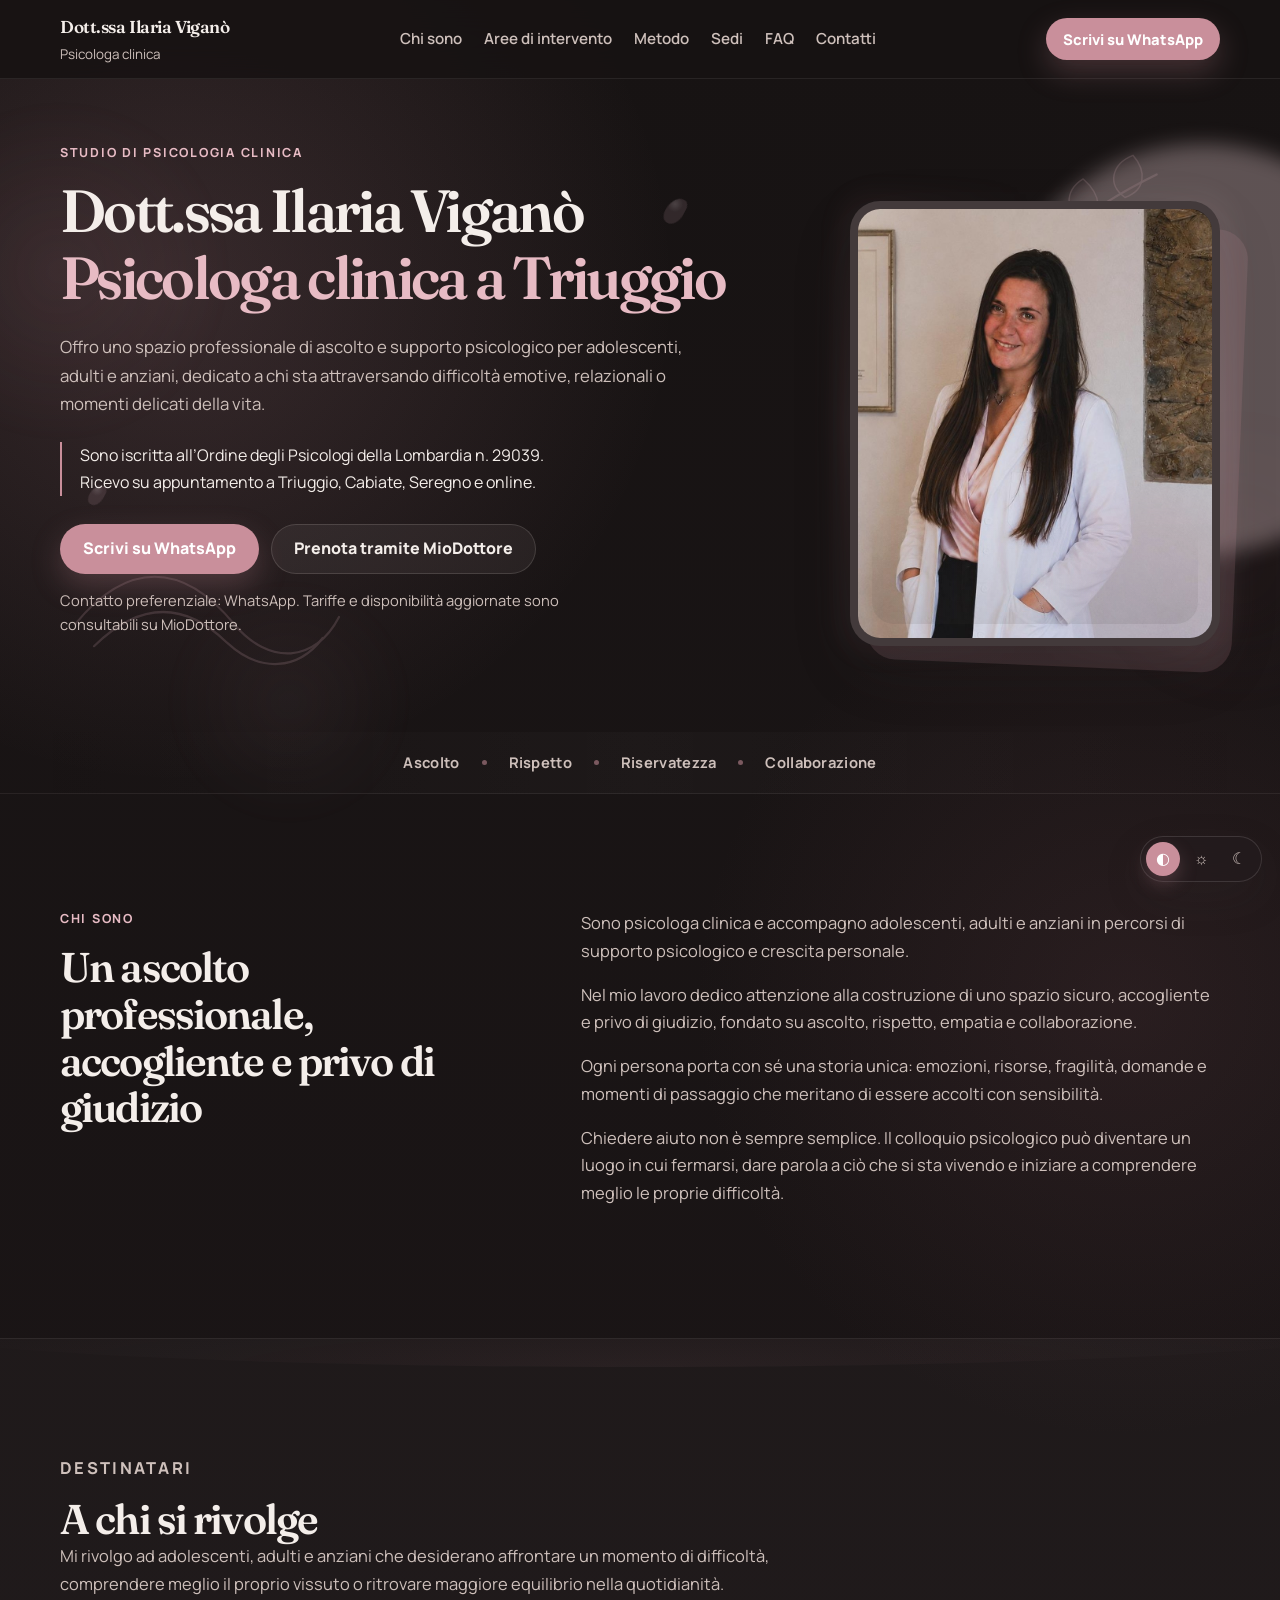
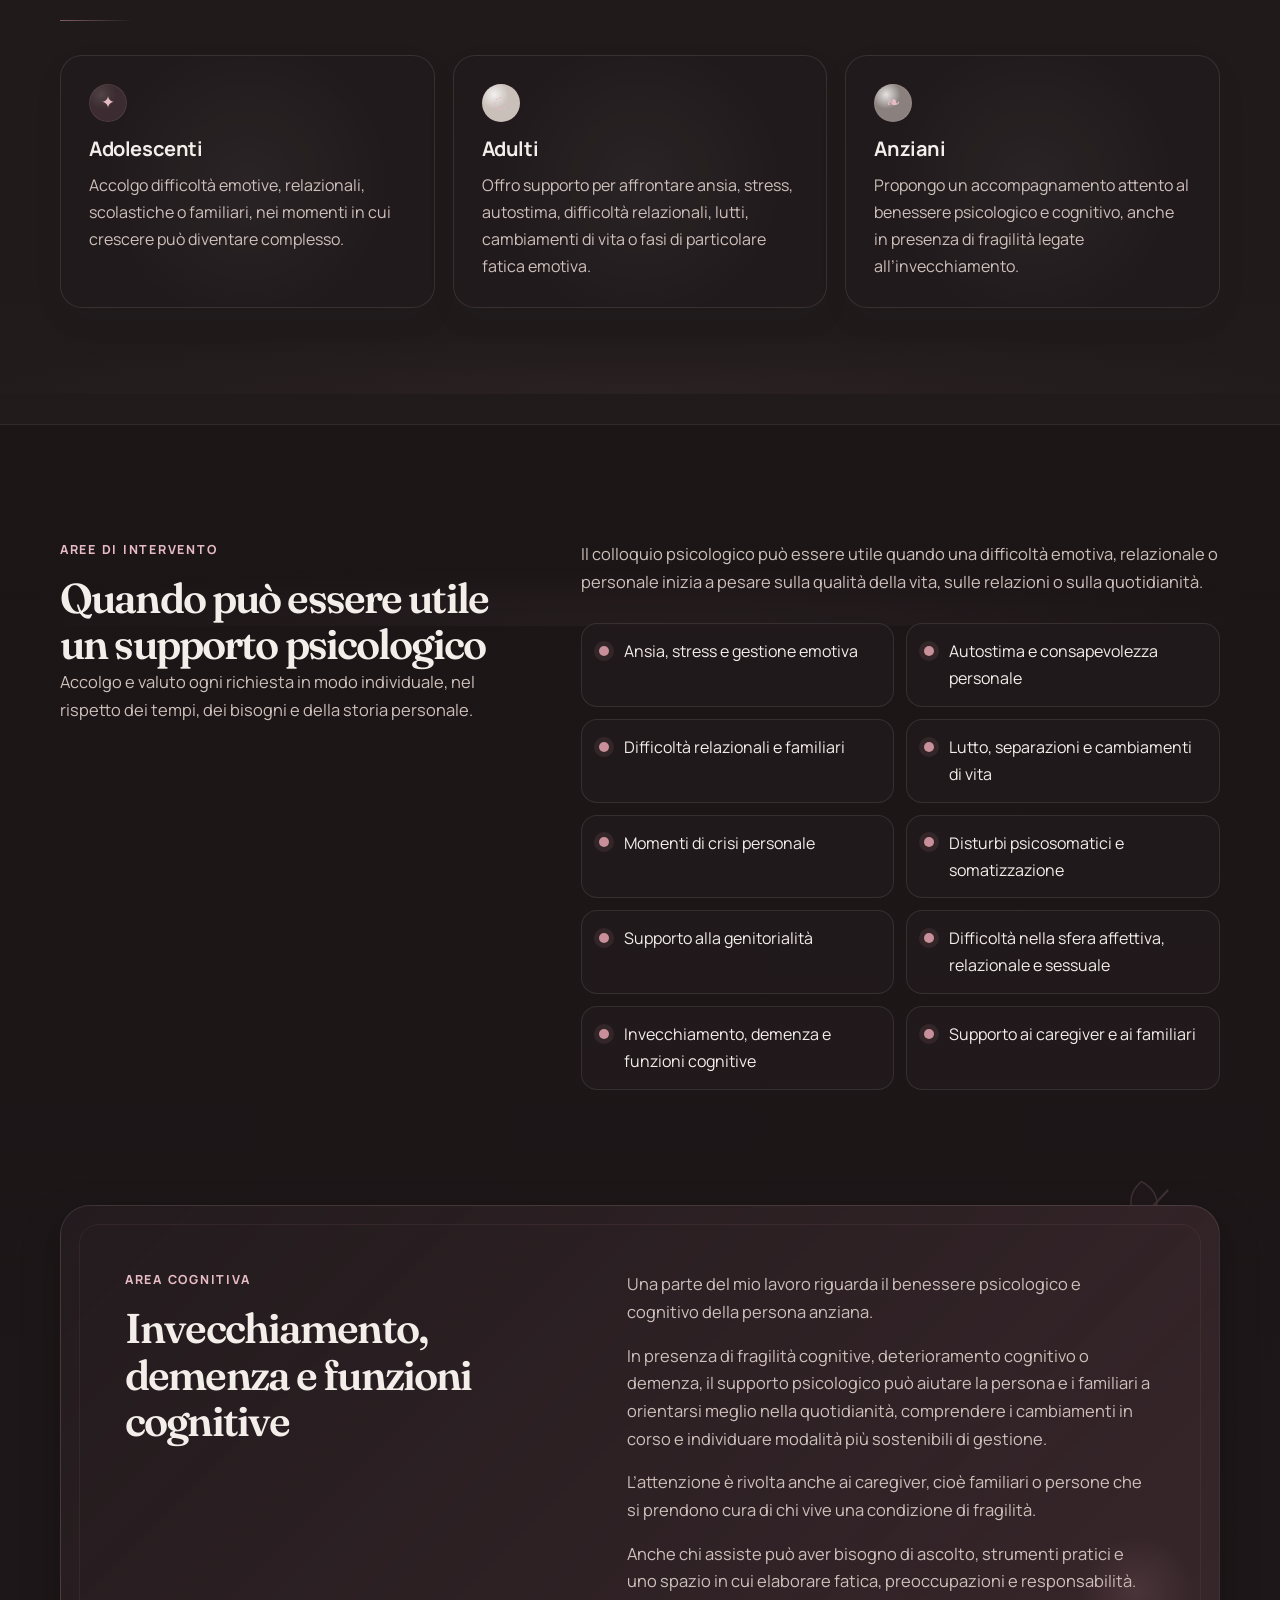
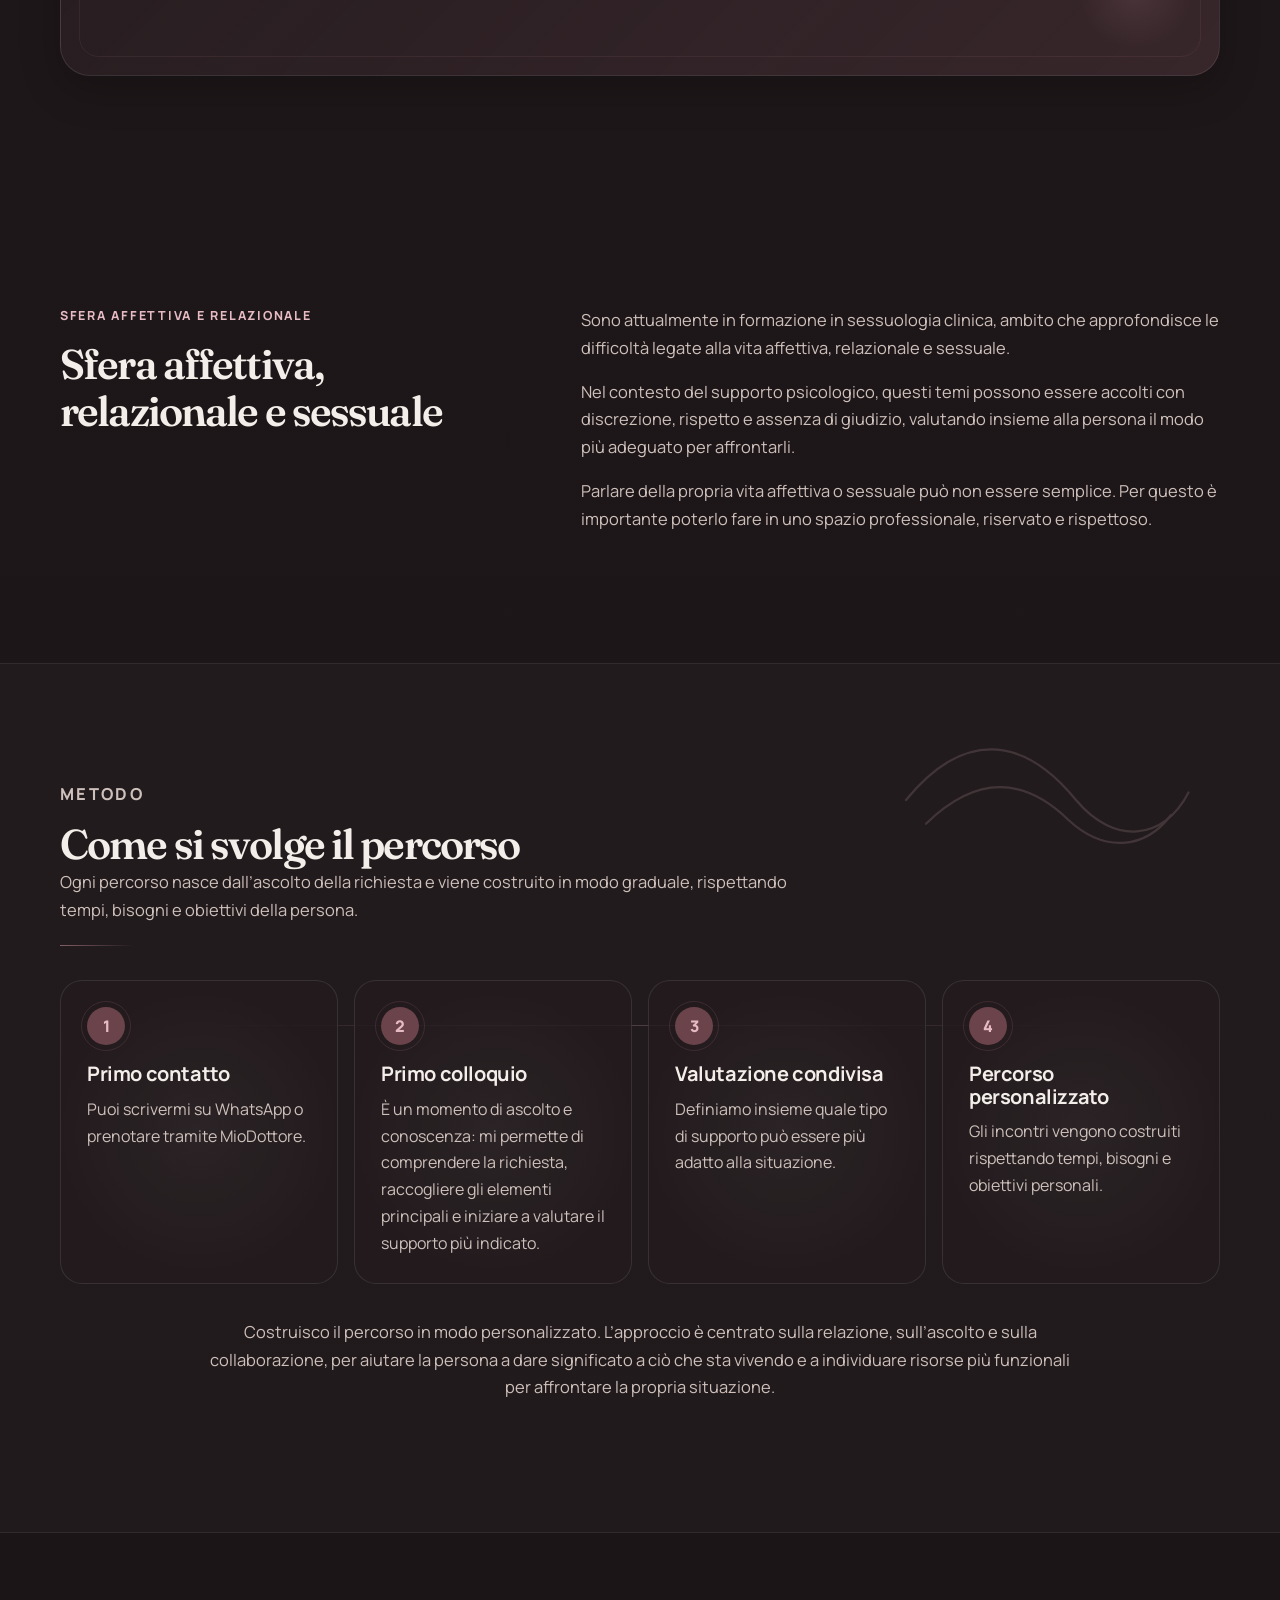
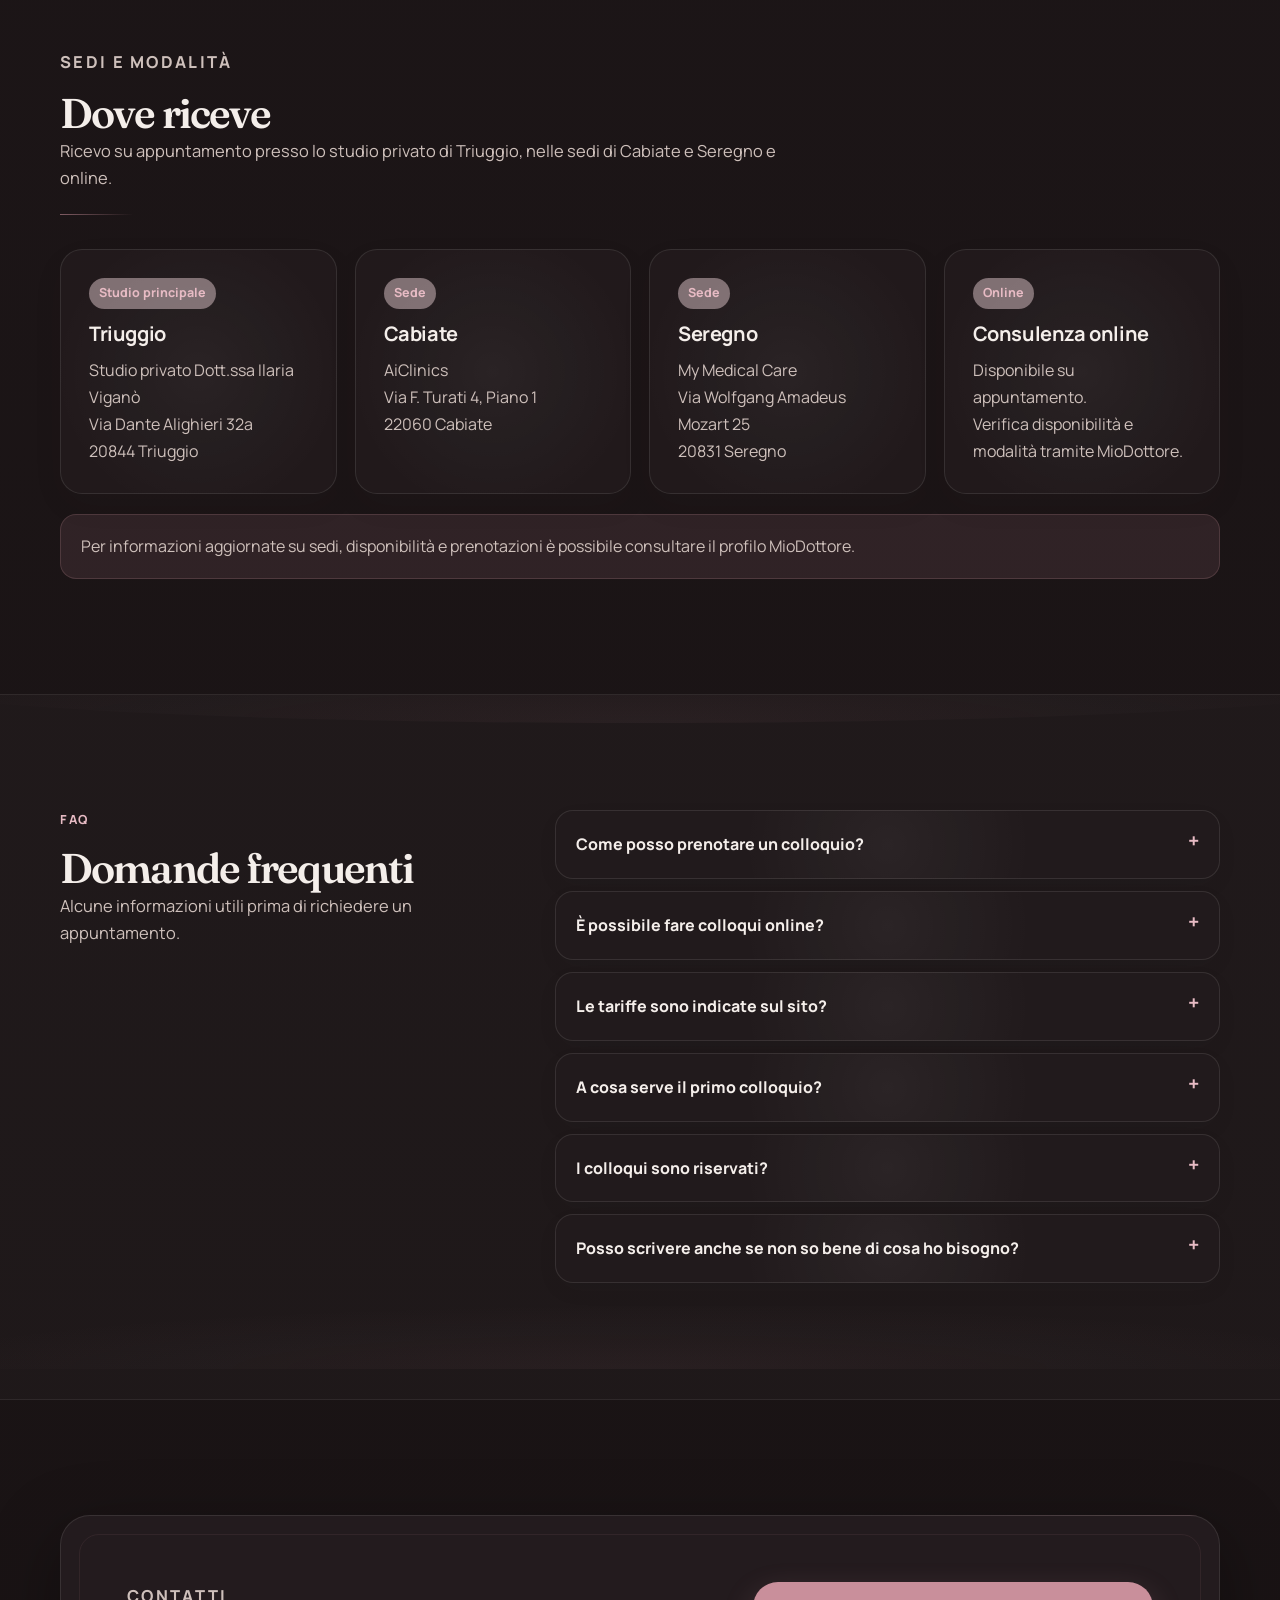
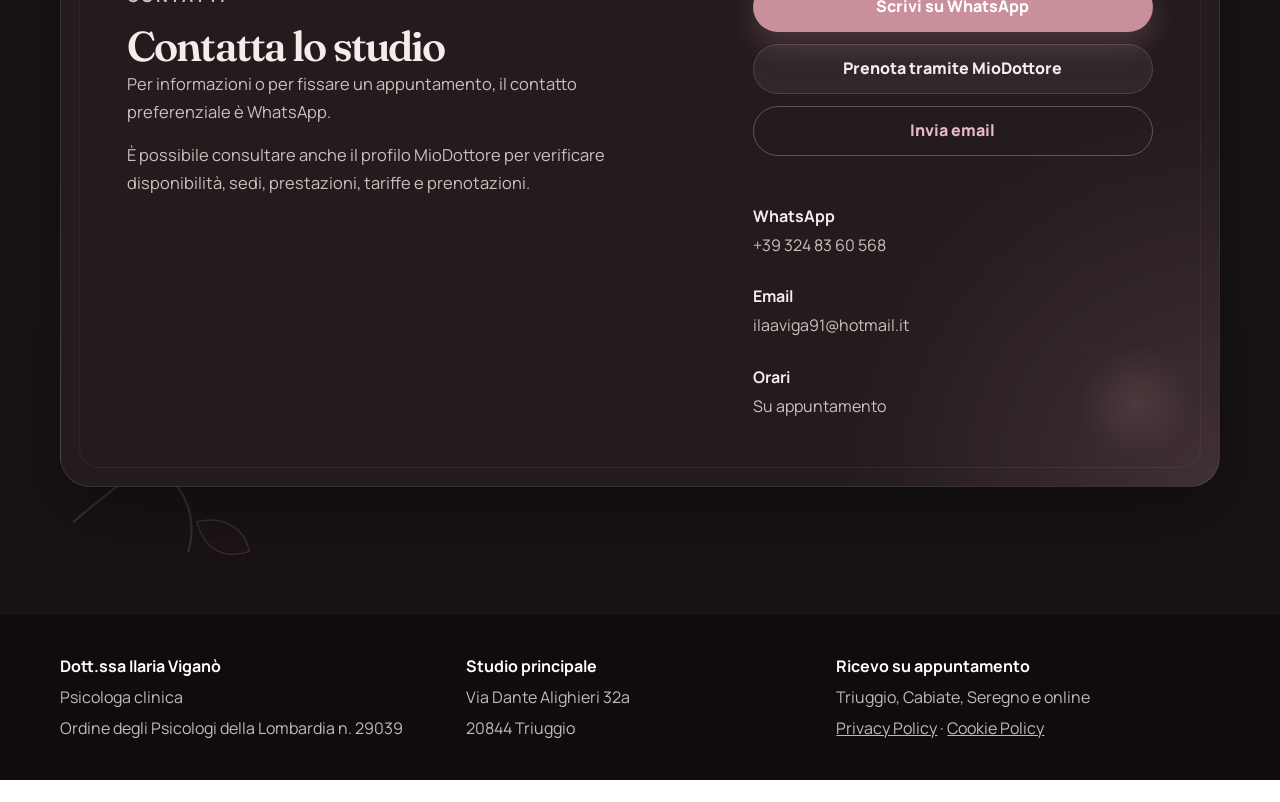
<file: index.html>
<!doctype html>
<html lang="it">
<head>
  <meta charset="utf-8">
  <meta name="viewport" content="width=device-width, initial-scale=1">
  <title>Dott.ssa Ilaria Viganò | Psicologa clinica a Triuggio</title>
  <meta name="description" content="Dott.ssa Ilaria Viganò, psicologa clinica a Triuggio. Supporto psicologico per adolescenti, adulti e anziani. Riceve a Triuggio, Cabiate, Seregno e online.">
  <meta name="robots" content="index, follow">
  <meta name="theme-color" content="#B9828B">

  <!-- Open Graph -->
  <meta property="og:title" content="Dott.ssa Ilaria Viganò | Psicologa clinica a Triuggio">
  <meta property="og:description" content="Supporto psicologico per adolescenti, adulti e anziani. Riceve a Triuggio, Cabiate, Seregno e online.">
  <meta property="og:type" content="website">
  <meta property="og:image" content="assets/dottssa-ilaria-vigano-profilo.jpg">
  <meta property="og:locale" content="it_IT">

  <link rel="preconnect" href="https://fonts.googleapis.com">
  <link rel="preconnect" href="https://fonts.gstatic.com" crossorigin>
  <link href="https://fonts.googleapis.com/css2?family=Fraunces:opsz,wght@9..144,500;9..144,600;9..144,700&family=Manrope:wght@400;500;600;700;800&display=swap" rel="stylesheet">
  <link rel="stylesheet" href="styles.css">
</head>

<body>
  <div class="scroll-progress" aria-hidden="true"></div>
  <div class="ambient-breath" aria-hidden="true">
    <span class="breath-orb breath-orb-one"></span>
    <span class="breath-orb breath-orb-two"></span>
    <span class="breath-orb breath-orb-three"></span>
  </div>
  <a class="skip-link" href="#main">Salta al contenuto principale</a>

  <header class="site-header" data-header>
    <div class="container header-inner">
      <a class="brand" href="#home" aria-label="Torna all'inizio">
        <span class="brand-name">Dott.ssa Ilaria Viganò</span>
        <span class="brand-role">Psicologa clinica</span>
      </a>

      <button class="nav-toggle" type="button" aria-label="Apri il menu" aria-expanded="false" aria-controls="site-nav">
        <span></span>
        <span></span>
      </button>

      <nav class="site-nav" id="site-nav" aria-label="Navigazione principale">
        <a href="#chi-sono">Chi sono</a>
        <a href="#aree">Aree di intervento</a>
        <a href="#metodo">Metodo</a>
        <a href="#sedi">Sedi</a>
        <a href="#faq">FAQ</a>
        <a href="#contatti">Contatti</a>
      </nav>

      <a class="btn btn-small btn-primary header-cta" href="https://wa.me/393248360568" target="_blank" rel="noopener">
        Scrivi su WhatsApp
      </a>
    </div>
  </header>
  <div class="theme-switcher" role="group" aria-label="Selezione tema del sito">
    <button type="button" class="theme-button" data-theme-choice="auto" aria-label="Tema automatico in base all’ora del dispositivo" title="Automatico">◐</button>
    <button type="button" class="theme-button" data-theme-choice="light" aria-label="Tema chiaro" title="Chiaro">☼</button>
    <button type="button" class="theme-button" data-theme-choice="dark" aria-label="Tema scuro" title="Scuro">☾</button>
  </div>


  <main id="main">
    <!-- Hero -->
    <section class="hero section" id="home" aria-labelledby="hero-title">
      <span class="botanical-line botanical-hero botanical-parallax" aria-hidden="true"><svg viewBox="0 0 220 220" focusable="false" aria-hidden="true">
      <path d="M38 182 C72 126, 101 86, 172 38" />
      <path d="M78 132 C56 126, 48 105, 61 90 C82 100, 88 118, 78 132 Z" />
      <path d="M111 96 C90 88, 86 66, 103 52 C123 65, 127 84, 111 96 Z" />
      <path d="M145 64 C126 54, 128 34, 147 23 C163 37, 163 55, 145 64 Z" />
      <path d="M91 116 C119 125, 137 147, 138 176" />
      <path d="M137 150 C156 138, 177 142, 187 160 C169 174, 150 170, 137 150 Z" />
    </svg></span>
      <span class="hero-petals" aria-hidden="true">
        <span></span>
        <span></span>
        <span></span>
      </span>
      <span class="zen-line zen-hero" aria-hidden="true"><svg viewBox="0 0 260 120" focusable="false" aria-hidden="true">
      <path d="M18 72 C62 18, 110 18, 154 72 C184 108, 224 105, 244 66" />
      <path d="M34 91 C74 52, 112 53, 148 88 C176 114, 209 112, 230 84" />
    </svg></span>
      <div class="container hero-grid">
        <div class="hero-content">
          <p class="eyebrow">Studio di psicologia clinica</p>
          <h1 id="hero-title">Dott.ssa Ilaria Viganò<br><span>Psicologa clinica a Triuggio</span></h1>
          <p class="hero-text">
            Offro uno spazio professionale di ascolto e supporto psicologico per adolescenti, adulti e anziani,
            dedicato a chi sta attraversando difficoltà emotive, relazionali o momenti delicati della vita.
          </p>

          <p class="professional-note">
            Sono iscritta all’Ordine degli Psicologi della Lombardia n. 29039.<br>
            Ricevo su appuntamento a Triuggio, Cabiate, Seregno e online.
          </p>

          <div class="hero-actions" aria-label="Azioni principali">
            <a class="btn btn-primary" href="https://wa.me/393248360568" target="_blank" rel="noopener">
              Scrivi su WhatsApp
            </a>
            <a class="btn btn-secondary" href="https://www.miodottore.it/ilaria-vigano/psicologo-clinico-psicologo/cabiate" target="_blank" rel="noopener">
              Prenota tramite MioDottore
            </a>
          </div>

          <p class="microcopy">
            Contatto preferenziale: WhatsApp. Tariffe e disponibilità aggiornate sono consultabili su MioDottore.
          </p>
        </div>

        <div class="hero-image-wrap" aria-label="Ritratto professionale della Dott.ssa Ilaria Viganò">
          <a class="portrait-link" href="assets/dottssa-ilaria-vigano-psicologa-clinica-triuggio.jpg" data-lightbox-portrait aria-label="Apri la foto della Dott.ssa Ilaria Viganò">
          <figure class="portrait-card">
            <span class="portrait-glow" aria-hidden="true"></span>
            <picture>
              <source media="(max-width: 860px)" srcset="assets/ilaria-vigano-mobile-natural.jpg">
              <img
                src="assets/ilaria-vigano-hero-natural.jpg"
                alt="Dott.ssa Ilaria Viganò, psicologa clinica a Triuggio"
                width="900"
                height="1029"
                loading="eager">
            </picture>
            <span class="portrait-hint" aria-hidden="true">Apri foto</span>
          </figure>
        </a>
        </div>
      </div>
    </section>
<section class="values-ribbon" aria-label="Valori dello spazio psicologico">
      <div class="container values-ribbon-inner">
        <span>Ascolto</span>
        <i aria-hidden="true"></i>
        <span>Rispetto</span>
        <i aria-hidden="true"></i>
        <span>Riservatezza</span>
        <i aria-hidden="true"></i>
        <span>Collaborazione</span>
      </div>
    </section>

    <!-- Chi sono -->
    <section class="section" id="chi-sono" aria-labelledby="chi-sono-title">
      <div class="container two-col">
        <div>
          <p class="eyebrow">Chi sono</p>
          <h2 id="chi-sono-title">Un ascolto professionale, accogliente e privo di giudizio</h2>
        </div>
        <div class="text-block">
          <p>
            Sono psicologa clinica e accompagno adolescenti, adulti e anziani
            in percorsi di supporto psicologico e crescita personale.
          </p>
          <p>
            Nel mio lavoro dedico attenzione alla costruzione di uno spazio sicuro, accogliente e privo di giudizio,
            fondato su ascolto, rispetto, empatia e collaborazione.
          </p>
          <p>
            Ogni persona porta con sé una storia unica: emozioni, risorse, fragilità, domande e momenti di passaggio
            che meritano di essere accolti con sensibilità.
          </p>
          <p>
            Chiedere aiuto non è sempre semplice. Il colloquio psicologico può diventare un luogo in cui fermarsi,
            dare parola a ciò che si sta vivendo e iniziare a comprendere meglio le proprie difficoltà.
          </p>
        </div>
      </div>
    </section>

    <!-- A chi si rivolge -->
    <section class="section-organic section-organic-top section section-muted" aria-labelledby="destinatari-title">
      <div class="container">
        <div class="section-heading">
          <p class="eyebrow">Destinatari</p>
          <h2 id="destinatari-title">A chi si rivolge</h2>
          <p>
            Mi rivolgo ad adolescenti, adulti e anziani che desiderano affrontare un momento
            di difficoltà, comprendere meglio il proprio vissuto o ritrovare maggiore equilibrio nella quotidianità.
          </p>
        </div>

        <div class="cards cards-3">
          <article class="card">
            <span class="card-icon" aria-hidden="true">✦</span>
            <h3>Adolescenti</h3>
            <p>
              Accolgo difficoltà emotive, relazionali, scolastiche o familiari,
              nei momenti in cui crescere può diventare complesso.
            </p>
          </article>

          <article class="card">
            <span class="card-icon" aria-hidden="true">◌</span>
            <h3>Adulti</h3>
            <p>
              Offro supporto per affrontare ansia, stress, autostima, difficoltà relazionali, lutti,
              cambiamenti di vita o fasi di particolare fatica emotiva.
            </p>
          </article>

          <article class="card">
            <span class="card-icon" aria-hidden="true">❧</span>
            <h3>Anziani</h3>
            <p>
              Propongo un accompagnamento attento al benessere psicologico e cognitivo,
              anche in presenza di fragilità legate all’invecchiamento.
            </p>
          </article>
        </div>
      </div>
    </section>

    <!-- Aree di intervento -->
    <section class="section-organic section-organic-bottom section" id="aree" aria-labelledby="aree-title">
      <div class="container two-col">
        <div>
          <p class="eyebrow">Aree di intervento</p>
          <h2 id="aree-title">Quando può essere utile un supporto psicologico</h2>
          <p class="section-lead">
            Accolgo e valuto ogni richiesta in modo individuale, nel rispetto dei tempi,
            dei bisogni e della storia personale.
          </p>
        </div>

        <div>
          <p class="section-lead">
            Il colloquio psicologico può essere utile quando una difficoltà emotiva, relazionale o personale
            inizia a pesare sulla qualità della vita, sulle relazioni o sulla quotidianità.
          </p>

          <ul class="check-list">
            <li>Ansia, stress e gestione emotiva</li>
            <li>Autostima e consapevolezza personale</li>
            <li>Difficoltà relazionali e familiari</li>
            <li>Lutto, separazioni e cambiamenti di vita</li>
            <li>Momenti di crisi personale</li>
            <li>Disturbi psicosomatici e somatizzazione</li>
            <li>Supporto alla genitorialità</li>
            <li>Difficoltà nella sfera affettiva, relazionale e sessuale</li>
            <li>Invecchiamento, demenza e funzioni cognitive</li>
            <li>Supporto ai caregiver e ai familiari</li>
          </ul>
        </div>
      </div>
    </section>

    <!-- Invecchiamento -->
    <section class="section feature-section" aria-labelledby="cognitivo-title">
      <span class="botanical-line botanical-cognitive botanical-parallax" aria-hidden="true"><svg viewBox="0 0 220 220" focusable="false" aria-hidden="true">
      <path d="M38 182 C72 126, 101 86, 172 38" />
      <path d="M78 132 C56 126, 48 105, 61 90 C82 100, 88 118, 78 132 Z" />
      <path d="M111 96 C90 88, 86 66, 103 52 C123 65, 127 84, 111 96 Z" />
      <path d="M145 64 C126 54, 128 34, 147 23 C163 37, 163 55, 145 64 Z" />
      <path d="M91 116 C119 125, 137 147, 138 176" />
      <path d="M137 150 C156 138, 177 142, 187 160 C169 174, 150 170, 137 150 Z" />
    </svg></span>
      <div class="container feature-card">
        <div>
          <p class="eyebrow">Area cognitiva</p>
          <h2 id="cognitivo-title">Invecchiamento, demenza e funzioni cognitive</h2>
        </div>

        <div class="text-block">
          <p>
            Una parte del mio lavoro riguarda il benessere psicologico e cognitivo
            della persona anziana.
          </p>
          <p>
            In presenza di fragilità cognitive, deterioramento cognitivo o demenza, il supporto psicologico può aiutare
            la persona e i familiari a orientarsi meglio nella quotidianità, comprendere i cambiamenti in corso
            e individuare modalità più sostenibili di gestione.
          </p>
          <p>
            L’attenzione è rivolta anche ai caregiver, cioè familiari o persone che si prendono cura di chi vive
            una condizione di fragilità.
          </p>
          <p>
            Anche chi assiste può aver bisogno di ascolto, strumenti pratici e uno spazio in cui elaborare fatica,
            preoccupazioni e responsabilità.
          </p>
        </div>
      </div>
    </section>

    <!-- Sessuologia -->
    <section class="section" aria-labelledby="sessuologia-title">
      <div class="container two-col">
        <div>
          <p class="eyebrow">Sfera affettiva e relazionale</p>
          <h2 id="sessuologia-title">Sfera affettiva, relazionale e sessuale</h2>
        </div>

        <div class="text-block">
          <p>
            Sono attualmente in formazione in sessuologia clinica, ambito che approfondisce
            le difficoltà legate alla vita affettiva, relazionale e sessuale.
          </p>
          <p>
            Nel contesto del supporto psicologico, questi temi possono essere accolti con discrezione, rispetto
            e assenza di giudizio, valutando insieme alla persona il modo più adeguato per affrontarli.
          </p>
          <p>
            Parlare della propria vita affettiva o sessuale può non essere semplice. Per questo è importante poterlo fare
            in uno spazio professionale, riservato e rispettoso.
          </p>
        </div>
      </div>
    </section>

    <!-- Metodo -->
    <section class="section section-muted" id="metodo" aria-labelledby="metodo-title">
      <span class="zen-line zen-method" aria-hidden="true"><svg viewBox="0 0 260 120" focusable="false" aria-hidden="true">
      <path d="M18 72 C62 18, 110 18, 154 72 C184 108, 224 105, 244 66" />
      <path d="M34 91 C74 52, 112 53, 148 88 C176 114, 209 112, 230 84" />
    </svg></span>
      <div class="container">
        <div class="section-heading">
          <p class="eyebrow">Metodo</p>
          <h2 id="metodo-title">Come si svolge il percorso</h2>
          <p>
            Ogni percorso nasce dall’ascolto della richiesta e viene costruito in modo graduale,
            rispettando tempi, bisogni e obiettivi della persona.
          </p>
        </div>

        <div class="steps" aria-label="Fasi del percorso">
          <article class="step">
            <span>1</span>
            <h3>Primo contatto</h3>
            <p>Puoi scrivermi su WhatsApp o prenotare tramite MioDottore.</p>
          </article>

          <article class="step">
            <span>2</span>
            <h3>Primo colloquio</h3>
            <p>È un momento di ascolto e conoscenza: mi permette di comprendere la richiesta, raccogliere gli elementi principali e iniziare a valutare il supporto più indicato.</p>
          </article>

          <article class="step">
            <span>3</span>
            <h3>Valutazione condivisa</h3>
            <p>Definiamo insieme quale tipo di supporto può essere più adatto alla situazione.</p>
          </article>

          <article class="step">
            <span>4</span>
            <h3>Percorso personalizzato</h3>
            <p>Gli incontri vengono costruiti rispettando tempi, bisogni e obiettivi personali.</p>
          </article>
        </div>

        <div class="centered-copy">
          <p>
            Costruisco il percorso in modo personalizzato. L’approccio è centrato sulla relazione,
            sull’ascolto e sulla collaborazione, per aiutare la persona a dare significato a ciò che sta vivendo
            e a individuare risorse più funzionali per affrontare la propria situazione.
          </p>
        </div>
      </div>
    </section>

    <!-- Sedi -->
    <section class="section" id="sedi" aria-labelledby="sedi-title">
      <div class="container">
        <div class="section-heading">
          <p class="eyebrow">Sedi e modalità</p>
          <h2 id="sedi-title">Dove riceve</h2>
          <p>
            Ricevo su appuntamento presso lo studio privato di Triuggio,
            nelle sedi di Cabiate e Seregno e online.
          </p>
        </div>

        <div class="cards cards-4 locations">
          <article class="card location-card">
            <span class="location-label">Studio principale</span>
            <h3>Triuggio</h3>
            <p>
              Studio privato Dott.ssa Ilaria Viganò<br>
              Via Dante Alighieri 32a<br>
              20844 Triuggio
            </p>
          </article>

          <article class="card location-card">
            <span class="location-label">Sede</span>
            <h3>Cabiate</h3>
            <p>
              AiClinics<br>
              Via F. Turati 4, Piano 1<br>
              22060 Cabiate
            </p>
          </article>

          <article class="card location-card">
            <span class="location-label">Sede</span>
            <h3>Seregno</h3>
            <p>
              My Medical Care<br>
              Via Wolfgang Amadeus Mozart 25<br>
              20831 Seregno
            </p>
          </article>

          <article class="card location-card">
            <span class="location-label">Online</span>
            <h3>Consulenza online</h3>
            <p>
              Disponibile su appuntamento.<br>
              Verifica disponibilità e modalità tramite MioDottore.
            </p>
          </article>
        </div>

        <div class="notice">
          Per informazioni aggiornate su sedi, disponibilità e prenotazioni è possibile consultare il profilo MioDottore.
        </div>
      </div>
    </section>

    <!-- FAQ -->
    <section class="section-organic section-organic-top section section-muted" id="faq" aria-labelledby="faq-title">
      <div class="container faq-grid">
        <div>
          <p class="eyebrow">FAQ</p>
          <h2 id="faq-title">Domande frequenti</h2>
          <p class="section-lead">
            Alcune informazioni utili prima di richiedere un appuntamento.
          </p>
        </div>

        <div class="faq-list">
          <details>
            <summary>Come posso prenotare un colloquio?</summary>
            <p>Puoi scrivermi su WhatsApp oppure prenotare tramite MioDottore. Il contatto preferenziale è WhatsApp.</p>
          </details>

          <details>
            <summary>È possibile fare colloqui online?</summary>
            <p>Sì, è disponibile anche la consulenza online su appuntamento.</p>
          </details>

          <details>
            <summary>Le tariffe sono indicate sul sito?</summary>
            <p>No. Le tariffe e le disponibilità aggiornate sono consultabili tramite il profilo MioDottore.</p>
          </details>

          <details>
            <summary>A cosa serve il primo colloquio?</summary>
            <p>
              Il primo colloquio serve a comprendere la richiesta, raccogliere le informazioni principali
              e valutare insieme quale tipo di supporto possa essere più indicato.
            </p>
          </details>

          <details>
            <summary>I colloqui sono riservati?</summary>
            <p>
              Sì. Il colloquio psicologico si svolge in uno spazio professionale riservato,
              rispettoso della privacy e della dignità della persona.
            </p>
          </details>

          <details>
            <summary>Posso scrivere anche se non so bene di cosa ho bisogno?</summary>
            <p>
              Sì. Non è necessario avere già tutto chiaro. Il primo confronto può aiutare a dare ordine
              alla richiesta e a capire se iniziare un percorso di supporto psicologico.
            </p>
          </details>
        </div>
      </div>
    </section>

    <!-- Contatti -->
    <section class="section contact-section" id="contatti" aria-labelledby="contatti-title">
      <span class="botanical-line botanical-contact botanical-parallax" aria-hidden="true"><svg viewBox="0 0 220 220" focusable="false" aria-hidden="true">
      <path d="M38 182 C72 126, 101 86, 172 38" />
      <path d="M78 132 C56 126, 48 105, 61 90 C82 100, 88 118, 78 132 Z" />
      <path d="M111 96 C90 88, 86 66, 103 52 C123 65, 127 84, 111 96 Z" />
      <path d="M145 64 C126 54, 128 34, 147 23 C163 37, 163 55, 145 64 Z" />
      <path d="M91 116 C119 125, 137 147, 138 176" />
      <path d="M137 150 C156 138, 177 142, 187 160 C169 174, 150 170, 137 150 Z" />
    </svg></span>
      <div class="container contact-card">
        <div>
          <p class="eyebrow">Contatti</p>
          <h2 id="contatti-title">Contatta lo studio</h2>
          <p>
            Per informazioni o per fissare un appuntamento, il contatto preferenziale è WhatsApp.
          </p>
          <p>
            È possibile consultare anche il profilo MioDottore per verificare disponibilità, sedi,
            prestazioni, tariffe e prenotazioni.
          </p>
        </div>

        <div class="contact-actions">
          <a class="btn btn-primary" href="https://wa.me/393248360568" target="_blank" rel="noopener">
            Scrivi su WhatsApp
          </a>
          <a class="btn btn-secondary" href="https://www.miodottore.it/ilaria-vigano/psicologo-clinico-psicologo/cabiate" target="_blank" rel="noopener">
            Prenota tramite MioDottore
          </a>
          <a class="btn btn-ghost" href="mailto:ilaaviga91@hotmail.it">
            Invia email
          </a>

          <ul class="contact-list">
            <li><strong>WhatsApp</strong><span>+39 324 83 60 568</span></li>
            <li><strong>Email</strong><span>ilaaviga91@hotmail.it</span></li>
            <li><strong>Orari</strong><span>Su appuntamento</span></li>
          </ul>
        </div>
      </div>
    </section>
  </main>


  <div class="image-lightbox" id="portrait-lightbox" role="dialog" aria-modal="true" aria-label="Foto della Dott.ssa Ilaria Viganò" hidden>
    <button class="lightbox-backdrop" type="button" data-lightbox-close aria-label="Chiudi immagine"></button>
    <div class="lightbox-panel" role="document">
      <button class="lightbox-close" type="button" data-lightbox-close aria-label="Chiudi immagine">×</button>
      <span class="lightbox-botanical" aria-hidden="true">
        <svg viewBox="0 0 220 220" focusable="false" aria-hidden="true">
          <path d="M38 182 C72 126, 101 86, 172 38" />
          <path d="M78 132 C56 126, 48 105, 61 90 C82 100, 88 118, 78 132 Z" />
          <path d="M111 96 C90 88, 86 66, 103 52 C123 65, 127 84, 111 96 Z" />
          <path d="M145 64 C126 54, 128 34, 147 23 C163 37, 163 55, 145 64 Z" />
          <path d="M91 116 C119 125, 137 147, 138 176" />
          <path d="M137 150 C156 138, 177 142, 187 160 C169 174, 150 170, 137 150 Z" />
        </svg>
      </span>
      <img src="assets/dottssa-ilaria-vigano-psicologa-clinica-triuggio.jpg" alt="Dott.ssa Ilaria Viganò, psicologa clinica a Triuggio">
    </div>
  </div>

  <footer class="site-footer">
    <div class="container footer-grid">
      <div>
        <strong>Dott.ssa Ilaria Viganò</strong>
        <span>Psicologa clinica</span>
        <span>Ordine degli Psicologi della Lombardia n. 29039</span>
      </div>

      <div>
        <strong>Studio principale</strong>
        <span>Via Dante Alighieri 32a</span>
        <span>20844 Triuggio</span>
      </div>

      <div>
        <strong>Ricevo su appuntamento</strong>
        <span>Triuggio, Cabiate, Seregno e online</span>
        <span>
          <a href="privacy.html">Privacy Policy</a> · <a href="cookie.html">Cookie Policy</a>
        </span>
      </div>
    </div>
  </footer>

  <a class="floating-whatsapp" href="https://wa.me/393248360568" target="_blank" rel="noopener" aria-label="Scrivi su WhatsApp">
    WhatsApp
  </a>

  <script src="script.js"></script>
</body>
</html>
</file>
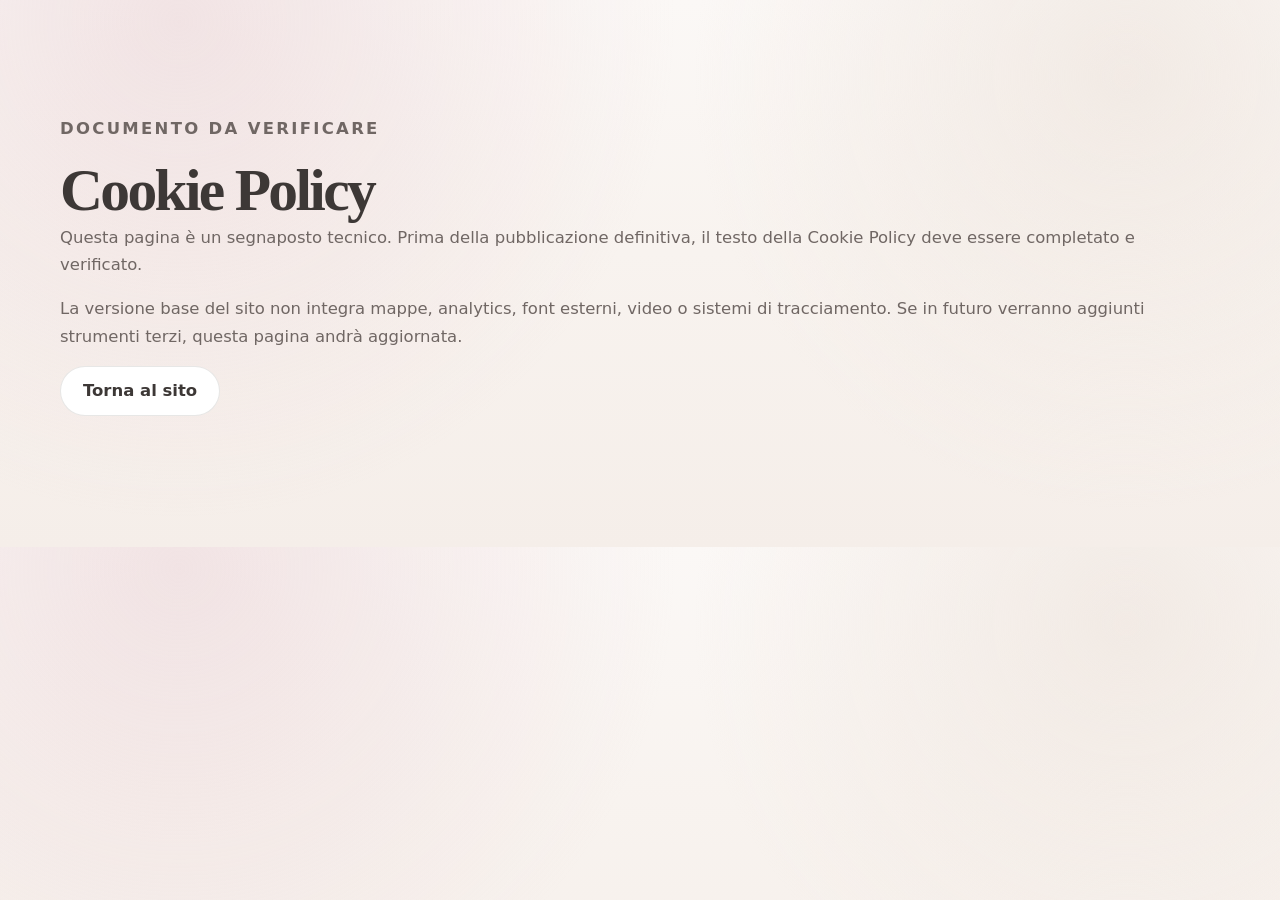
<file: cookie.html>
<!doctype html>
<html lang="it">
<head>
  <meta charset="utf-8">
  <meta name="viewport" content="width=device-width, initial-scale=1">
  <title>Cookie Policy | Dott.ssa Ilaria Viganò</title>
  <meta name="robots" content="noindex, follow">
  <link rel="stylesheet" href="styles.css">
</head>
<body>
  <main class="section">
    <div class="container text-block">
      <p class="eyebrow">Documento da verificare</p>
      <h1>Cookie Policy</h1>
      <p>
        Questa pagina è un segnaposto tecnico. Prima della pubblicazione definitiva, il testo della Cookie Policy
        deve essere completato e verificato.
      </p>
      <p>
        La versione base del sito non integra mappe, analytics, font esterni, video o sistemi di tracciamento.
        Se in futuro verranno aggiunti strumenti terzi, questa pagina andrà aggiornata.
      </p>
      <p><a class="btn btn-secondary" href="index.html">Torna al sito</a></p>
    </div>
  </main>
</body>
</html>
</file>
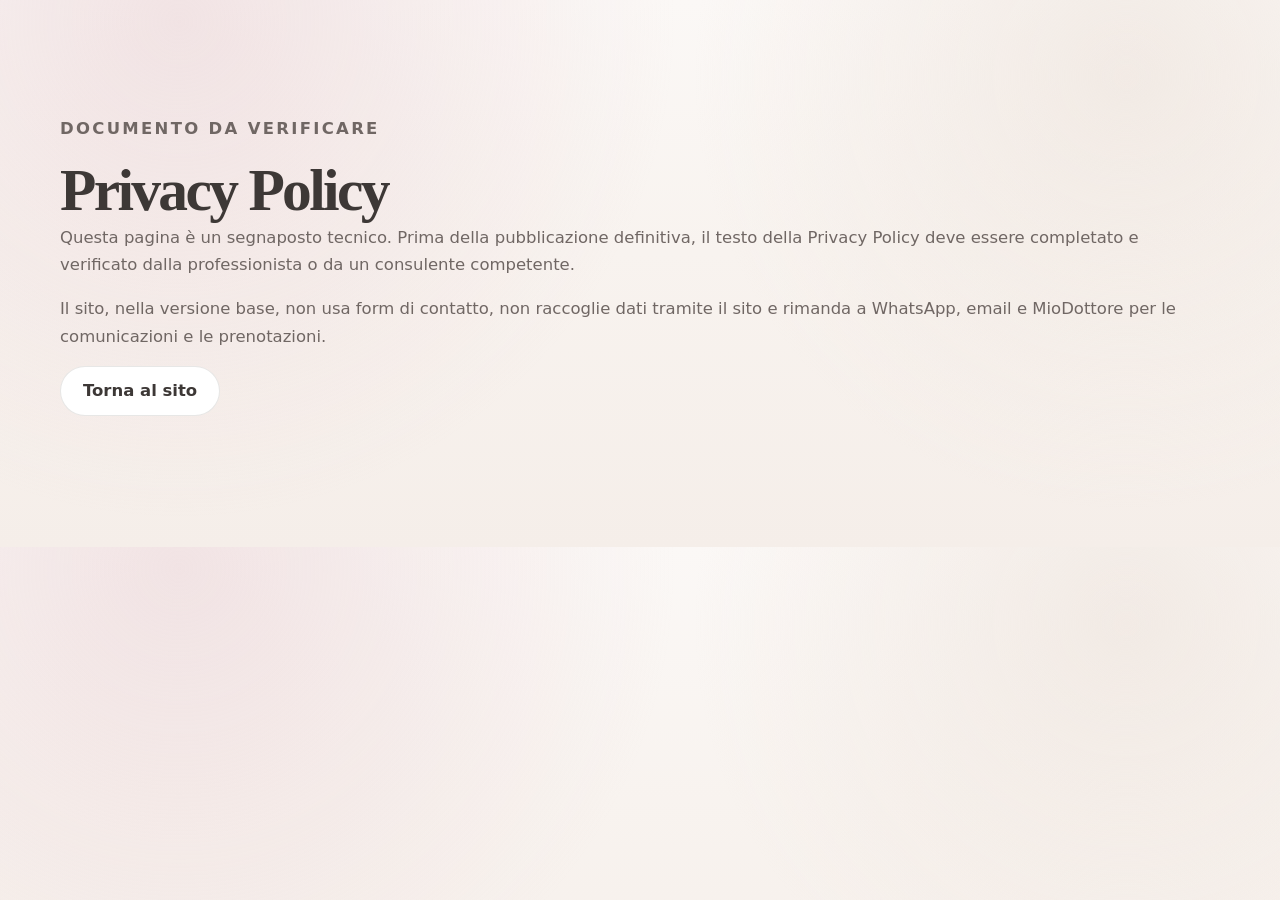
<file: privacy.html>
<!doctype html>
<html lang="it">
<head>
  <meta charset="utf-8">
  <meta name="viewport" content="width=device-width, initial-scale=1">
  <title>Privacy Policy | Dott.ssa Ilaria Viganò</title>
  <meta name="robots" content="noindex, follow">
  <link rel="stylesheet" href="styles.css">
</head>
<body>
  <main class="section">
    <div class="container text-block">
      <p class="eyebrow">Documento da verificare</p>
      <h1>Privacy Policy</h1>
      <p>
        Questa pagina è un segnaposto tecnico. Prima della pubblicazione definitiva, il testo della Privacy Policy
        deve essere completato e verificato dalla professionista o da un consulente competente.
      </p>
      <p>
        Il sito, nella versione base, non usa form di contatto, non raccoglie dati tramite il sito e rimanda
        a WhatsApp, email e MioDottore per le comunicazioni e le prenotazioni.
      </p>
      <p><a class="btn btn-secondary" href="index.html">Torna al sito</a></p>
    </div>
  </main>
</body>
</html>
</file>
<file: styles.css>
:root {
  --font-heading: "Fraunces", Georgia, "Times New Roman", serif;
  --font-body: "Manrope", ui-sans-serif, system-ui, -apple-system, BlinkMacSystemFont, "Segoe UI", sans-serif;

  --background: #F8F3EF;
  --surface: #FFFFFF;
  --surface-soft: #FBF8F6;
  --antique-rose: #B9828B;
  --antique-rose-dark: #91636C;
  --rose-soft: #E7CDD1;
  --taupe: #D8CEC7;
  --warm-beige: #EFE6DF;
  --text: #3D3836;
  --muted-text: #706764;
  --border: rgba(61, 56, 54, 0.12);
  --shadow: 0 22px 70px rgba(61, 56, 54, 0.12);
  --shadow-soft: 0 14px 40px rgba(61, 56, 54, 0.08);
  --radius-xl: 30px;
  --radius-lg: 22px;
  --radius-md: 16px;
  --container: 1160px;
}

*,
*::before,
*::after {
  box-sizing: border-box;
}

html {
  scroll-behavior: smooth;
  scroll-padding-top: 88px;
}

body {
  margin: 0;
  font-family: var(--font-body);
  color: var(--text);
  background:
    radial-gradient(circle at 14% 4%, rgba(231, 205, 209, 0.48), transparent 31rem),
    radial-gradient(circle at 88% 14%, rgba(239, 230, 223, 0.72), transparent 27rem),
    linear-gradient(180deg, #FBF8F6 0%, var(--background) 46%, #F5EEE9 100%);
  line-height: 1.68;
  text-rendering: optimizeLegibility;
  overflow-x: hidden;
}

img,
picture {
  max-width: 100%;
  display: block;
}

a {
  color: inherit;
}

p {
  margin: 0 0 1rem;
}

h1,
h2,
h3 {
  margin: 0;
  line-height: 1.12;
  letter-spacing: -0.035em;
}

h1,
h2 {
  font-family: var(--font-heading);
  font-weight: 600;
  letter-spacing: -0.045em;
}

h1 {
  font-size: clamp(2.55rem, 4.65vw, 4.45rem);
  max-width: 720px;
}

h1 span {
  color: var(--antique-rose-dark);
}

h2 {
  font-size: clamp(2rem, 3.25vw, 3.35rem);
}

h3 {
  font-size: 1.25rem;
  letter-spacing: -0.02em;
}

.container {
  width: min(calc(100% - 40px), var(--container));
  margin-inline: auto;
}

.section {
  padding: clamp(72px, 9vw, 126px) 0;
}

.section-muted {
  background: rgba(255, 255, 255, 0.46);
  border-block: 1px solid rgba(61, 56, 54, 0.06);
}

.skip-link {
  position: absolute;
  top: 10px;
  left: 10px;
  transform: translateY(-160%);
  background: var(--text);
  color: white;
  padding: 10px 14px;
  border-radius: 10px;
  z-index: 9999;
}

.skip-link:focus {
  transform: translateY(0);
}

/* Header */
.site-header {
  position: sticky;
  top: 0;
  z-index: 1000;
  background: rgba(248, 243, 239, 0.90);
  backdrop-filter: blur(18px);
  border-bottom: 1px solid rgba(61, 56, 54, 0.08);
}

.header-inner {
  min-height: 78px;
  display: flex;
  align-items: center;
  justify-content: space-between;
  gap: 24px;
}

.brand {
  display: grid;
  gap: 2px;
  text-decoration: none;
  min-width: max-content;
}

.brand-name {
  font-family: var(--font-heading);
  font-size: 1.08rem;
  font-weight: 600;
  letter-spacing: -0.025em;
}

.brand-role {
  color: var(--muted-text);
  font-size: 0.84rem;
}

.site-nav {
  display: flex;
  align-items: center;
  gap: 22px;
  font-size: 0.95rem;
}

.site-nav a {
  text-decoration: none;
  color: var(--muted-text);
  font-weight: 600;
  transition: color 180ms ease;
}

.site-nav a:hover {
  color: var(--antique-rose-dark);
}

.nav-toggle {
  display: none;
}

/* Buttons */
.btn {
  display: inline-flex;
  align-items: center;
  justify-content: center;
  min-height: 50px;
  padding: 0 22px;
  border-radius: 999px;
  text-decoration: none;
  font-weight: 800;
  border: 1px solid transparent;
  transition: transform 180ms ease, box-shadow 180ms ease, background 180ms ease, border-color 180ms ease;
}

.btn:hover {
  transform: translateY(-1px);
}

.btn:focus-visible,
a:focus-visible,
button:focus-visible,
summary:focus-visible {
  outline: 3px solid rgba(185, 130, 139, 0.35);
  outline-offset: 4px;
}

.btn-small {
  min-height: 42px;
  padding-inline: 16px;
  font-size: 0.92rem;
}

.btn-primary {
  background: var(--antique-rose);
  color: white;
  box-shadow: 0 12px 30px rgba(185, 130, 139, 0.28);
}

.btn-primary:hover {
  background: var(--antique-rose-dark);
}

.btn-secondary {
  background: white;
  color: var(--text);
  border-color: var(--border);
}

.btn-secondary:hover {
  border-color: rgba(185, 130, 139, 0.5);
  box-shadow: var(--shadow-soft);
}

.btn-ghost {
  background: transparent;
  border-color: rgba(185, 130, 139, 0.35);
  color: var(--antique-rose-dark);
}

/* Hero V3 */
.hero {
  position: relative;
  overflow: hidden;
  padding-top: clamp(42px, 5vw, 72px);
  padding-bottom: clamp(54px, 6.2vw, 84px);
  min-height: auto;
}

.hero::before {
  content: "";
  position: absolute;
  inset: 10% -10% auto auto;
  width: 410px;
  height: 410px;
  border-radius: 999px;
  background: rgba(231, 205, 209, 0.34);
  filter: blur(10px);
  pointer-events: none;
  animation: ambientPulse 9s ease-in-out infinite;
}

.hero-grid {
  display: grid;
  grid-template-columns: minmax(0, 1fr) minmax(300px, 370px);
  gap: clamp(42px, 6vw, 78px);
  align-items: center;
}

.hero-content {
  position: relative;
  z-index: 1;
  padding-top: 0;
}

.eyebrow {
  color: var(--antique-rose-dark);
  text-transform: uppercase;
  letter-spacing: 0.14em;
  font-size: 0.78rem;
  font-weight: 750;
  margin-bottom: 14px;
}

.hero-text {
  font-size: clamp(1.05rem, 1.22vw, 1.18rem);
  color: var(--muted-text);
  max-width: 650px;
  margin-top: 22px;
}

.professional-note {
  padding-left: 18px;
  border-left: 2px solid var(--antique-rose);
  color: var(--text);
  margin: 24px 0;
}

.hero-actions {
  display: flex;
  flex-wrap: wrap;
  gap: 12px;
  margin-top: 28px;
}

.microcopy {
  margin-top: 14px;
  color: var(--muted-text);
  font-size: 0.92rem;
  max-width: 560px;
}

.hero-image-wrap {
  position: relative;
  z-index: 1;
  justify-self: end;
  width: min(100%, 370px);
}

.hero-image-wrap::before {
  content: "";
  position: absolute;
  inset: 22px -20px -20px 24px;
  border-radius: 30px;
  background: rgba(185, 130, 139, 0.18);
  z-index: -1;
  transform: rotate(2.4deg);
}

.portrait-card {
  margin: 0;
  position: relative;
  overflow: hidden;
  border-radius: var(--radius-xl);
  box-shadow: 0 24px 62px rgba(61, 56, 54, 0.13);
  border: 8px solid rgba(255, 255, 255, 0.72);
  background: white;
  isolation: isolate;
}

.portrait-card::before {
  content: "";
  position: absolute;
  inset: -22%;
  z-index: 1;
  background:
    linear-gradient(115deg, transparent 0%, rgba(255, 255, 255, 0.22) 43%, transparent 54%);
  transform: translateX(-55%) rotate(8deg);
  animation: portraitSheen 7.5s ease-in-out infinite;
  pointer-events: none;
}

.portrait-card::after {
  content: "";
  position: absolute;
  inset: auto 14px 14px 14px;
  height: 24%;
  z-index: 1;
  border-radius: 0 0 22px 22px;
  background: linear-gradient(180deg, transparent, rgba(61, 56, 54, 0.10));
  pointer-events: none;
}

.portrait-glow {
  position: absolute;
  inset: auto -30px -36px auto;
  width: 180px;
  height: 180px;
  z-index: 1;
  border-radius: 999px;
  background: rgba(185, 130, 139, 0.18);
  filter: blur(20px);
  pointer-events: none;
}

.portrait-card img {
  width: 100%;
  height: auto;
  object-fit: contain;
  transform: none;
}

/* Quick trust */
.trust-strip {
  padding: 22px 0;
  background: rgba(255, 255, 255, 0.58);
  border-block: 1px solid rgba(61, 56, 54, 0.08);
}

.trust-grid {
  display: grid;
  grid-template-columns: repeat(3, 1fr);
  gap: 18px;
}

.trust-grid div {
  padding: 20px 22px;
  border-radius: var(--radius-md);
  background: rgba(255, 255, 255, 0.58);
  border: 1px solid rgba(61, 56, 54, 0.08);
}

.trust-grid strong,
.trust-grid span {
  display: block;
}

.trust-grid span {
  color: var(--muted-text);
  font-size: 0.94rem;
  margin-top: 2px;
}

/* Layout blocks */
.two-col {
  display: grid;
  grid-template-columns: minmax(0, 0.82fr) minmax(0, 1.18fr);
  gap: clamp(34px, 6vw, 78px);
  align-items: start;
}

.text-block p,
.section-lead,
.section-heading p,
.centered-copy p,
.contact-card p {
  color: var(--muted-text);
  font-size: 1.03rem;
}

.section-heading {
  max-width: 760px;
  margin-bottom: 34px;
}

.cards {
  display: grid;
  gap: 18px;
}

.cards-3 {
  grid-template-columns: repeat(3, 1fr);
}

.cards-4 {
  grid-template-columns: repeat(4, 1fr);
}

.card {
  background: rgba(255, 255, 255, 0.74);
  border: 1px solid rgba(61, 56, 54, 0.09);
  border-radius: var(--radius-lg);
  padding: 28px;
  box-shadow: 0 12px 35px rgba(61, 56, 54, 0.045);
  transition: transform 220ms ease, box-shadow 220ms ease, border-color 220ms ease;
}

.card:hover {
  transform: translateY(-3px);
  box-shadow: 0 18px 44px rgba(61, 56, 54, 0.075);
  border-color: rgba(185, 130, 139, 0.18);
}

.card h3 {
  margin-bottom: 12px;
}

.card p {
  color: var(--muted-text);
  margin-bottom: 0;
}

.check-list {
  list-style: none;
  padding: 0;
  margin: 28px 0 0;
  display: grid;
  grid-template-columns: repeat(2, minmax(0, 1fr));
  gap: 12px;
}

.check-list li {
  position: relative;
  padding: 14px 16px 14px 42px;
  background: rgba(255, 255, 255, 0.7);
  border: 1px solid rgba(61, 56, 54, 0.08);
  border-radius: 16px;
  transition: transform 200ms ease, background 200ms ease;
}

.check-list li:hover {
  transform: translateX(2px);
  background: rgba(255, 255, 255, 0.92);
}

.check-list li::before {
  content: "";
  position: absolute;
  left: 17px;
  top: 1.35em;
  width: 10px;
  height: 10px;
  border-radius: 99px;
  background: var(--antique-rose);
  box-shadow: 0 0 0 5px rgba(185, 130, 139, 0.12);
}

.feature-section {
  padding-top: 0;
}

.feature-card {
  display: grid;
  grid-template-columns: minmax(0, 0.9fr) minmax(0, 1.1fr);
  gap: clamp(34px, 6vw, 70px);
  background:
    linear-gradient(135deg, rgba(255, 255, 255, 0.82), rgba(231, 205, 209, 0.34)),
    var(--surface);
  border: 1px solid rgba(185, 130, 139, 0.18);
  border-radius: var(--radius-xl);
  padding: clamp(34px, 6vw, 64px);
  box-shadow: var(--shadow-soft);
}

.steps {
  display: grid;
  grid-template-columns: repeat(4, 1fr);
  gap: 16px;
}

.step {
  background: white;
  border: 1px solid rgba(61, 56, 54, 0.08);
  border-radius: var(--radius-lg);
  padding: 26px;
  transition: transform 220ms ease, box-shadow 220ms ease;
}

.step:hover {
  transform: translateY(-3px);
  box-shadow: var(--shadow-soft);
}

.step span {
  display: inline-flex;
  width: 38px;
  height: 38px;
  align-items: center;
  justify-content: center;
  border-radius: 999px;
  background: var(--rose-soft);
  color: var(--antique-rose-dark);
  font-weight: 800;
  margin-bottom: 18px;
}

.step h3 {
  margin-bottom: 10px;
}

.step p {
  color: var(--muted-text);
  margin-bottom: 0;
}

.centered-copy {
  max-width: 860px;
  margin: 34px auto 0;
  text-align: center;
}

.location-label {
  display: inline-flex;
  margin-bottom: 14px;
  padding: 5px 10px;
  border-radius: 999px;
  background: rgba(231, 205, 209, 0.48);
  color: var(--antique-rose-dark);
  font-size: 0.78rem;
  font-weight: 750;
}

.notice {
  margin-top: 20px;
  padding: 18px 20px;
  border-radius: var(--radius-md);
  background: rgba(231, 205, 209, 0.26);
  color: var(--muted-text);
  border: 1px solid rgba(185, 130, 139, 0.16);
}

.faq-grid {
  display: grid;
  grid-template-columns: minmax(0, 0.78fr) minmax(0, 1.22fr);
  gap: clamp(34px, 6vw, 70px);
  align-items: start;
}

.faq-list {
  display: grid;
  gap: 12px;
}

details {
  background: white;
  border: 1px solid rgba(61, 56, 54, 0.09);
  border-radius: 18px;
  padding: 0 20px;
  box-shadow: 0 8px 24px rgba(61, 56, 54, 0.035);
}

summary {
  cursor: pointer;
  padding: 20px 0;
  font-weight: 750;
  list-style: none;
}

summary::-webkit-details-marker {
  display: none;
}

summary::after {
  content: "+";
  float: right;
  color: var(--antique-rose-dark);
  font-size: 1.25rem;
  line-height: 1;
}

details[open] summary::after {
  content: "–";
}

details p {
  color: var(--muted-text);
  padding-bottom: 20px;
}

.contact-section {
  padding-bottom: clamp(80px, 10vw, 138px);
}

.contact-card {
  display: grid;
  grid-template-columns: minmax(0, 1fr) minmax(320px, 0.72fr);
  gap: clamp(32px, 6vw, 70px);
  align-items: start;
  background:
    radial-gradient(circle at bottom right, rgba(231, 205, 209, 0.52), transparent 24rem),
    var(--surface);
  border: 1px solid rgba(61, 56, 54, 0.08);
  border-radius: var(--radius-xl);
  padding: clamp(34px, 6vw, 66px);
  box-shadow: var(--shadow);
}

.contact-actions {
  display: grid;
  gap: 12px;
}

.contact-list {
  list-style: none;
  padding: 0;
  margin: 22px 0 0;
  display: grid;
  gap: 12px;
}

.contact-list li {
  display: grid;
  gap: 2px;
  padding-top: 12px;
  border-top: 1px solid rgba(61, 56, 54, 0.09);
}

.contact-list span {
  color: var(--muted-text);
}

.site-footer {
  background: #3D3836;
  color: white;
  padding: 38px 0;
}

.footer-grid {
  display: grid;
  grid-template-columns: 1.1fr 1fr 1.1fr;
  gap: 22px;
}

.footer-grid div {
  display: grid;
  gap: 4px;
}

.footer-grid span,
.footer-grid a {
  color: rgba(255, 255, 255, 0.72);
}

.floating-whatsapp {
  display: none;
}

/* Premium motion */
@keyframes ambientPulse {
  0%, 100% {
    transform: translate3d(0, 0, 0) scale(1);
    opacity: 0.9;
  }
  50% {
    transform: translate3d(-10px, 8px, 0) scale(1.045);
    opacity: 0.65;
  }
}

@keyframes portraitSheen {
  0%, 62%, 100% {
    transform: translateX(-62%) rotate(8deg);
    opacity: 0;
  }
  72% {
    opacity: 0.75;
  }
  86% {
    transform: translateX(62%) rotate(8deg);
    opacity: 0;
  }
}

.js .reveal {
  opacity: 0;
  transform: translateY(18px);
  transition:
    opacity 700ms cubic-bezier(.2, .75, .2, 1),
    transform 700ms cubic-bezier(.2, .75, .2, 1);
}

.js .reveal.is-visible {
  opacity: 1;
  transform: translateY(0);
}

.js .reveal.delay-1 {
  transition-delay: 90ms;
}

.js .reveal.delay-2 {
  transition-delay: 170ms;
}

.js .reveal.delay-3 {
  transition-delay: 250ms;
}

/* Desktop medium */
@media (max-width: 1160px) {
  .hero-grid {
    grid-template-columns: minmax(0, 1fr) minmax(290px, 350px);
    gap: 46px;
  }

  h1 {
    font-size: clamp(2.32rem, 4.35vw, 3.95rem);
  }

  .hero-image-wrap {
    width: min(100%, 350px);
  }
}

/* Tablet */
@media (max-width: 1080px) {
  .header-cta {
    display: none;
  }

  .site-nav {
    gap: 16px;
  }

  .cards-4,
  .steps {
    grid-template-columns: repeat(2, 1fr);
  }
}

/* Narrow tablet / mobile */
@media (max-width: 860px) {
  .hero-grid,
  .two-col,
  .feature-card,
  .faq-grid,
  .contact-card {
    grid-template-columns: 1fr;
  }

  .hero-content {
    padding-top: 0;
  }

  .hero-image-wrap {
    justify-self: center;
    width: min(100%, 350px);
    max-width: 350px;
    order: -1;
  }

  .portrait-card img {
    width: 100%;
    height: auto;
    object-fit: contain;
  }

  .hero {
    padding-top: 30px;
  }

  .cards-3 {
    grid-template-columns: 1fr;
  }
}

/* Mobile */
@media (max-width: 760px) {
  .container {
    width: min(calc(100% - 28px), var(--container));
  }

  html {
    scroll-padding-top: 76px;
  }

  .header-inner {
    min-height: 72px;
  }

  .nav-toggle {
    display: inline-grid;
    width: 44px;
    height: 44px;
    place-items: center;
    border-radius: 999px;
    border: 1px solid rgba(61, 56, 54, 0.12);
    background: rgba(255, 255, 255, 0.76);
  }

  .nav-toggle span {
    width: 18px;
    height: 2px;
    background: var(--text);
    display: block;
    margin: -5px 0;
  }

  .site-nav {
    position: fixed;
    inset: 72px 14px auto 14px;
    display: none;
    flex-direction: column;
    align-items: stretch;
    gap: 0;
    padding: 12px;
    background: rgba(255, 255, 255, 0.96);
    border: 1px solid rgba(61, 56, 54, 0.1);
    border-radius: 20px;
    box-shadow: var(--shadow-soft);
  }

  .site-nav.is-open {
    display: flex;
  }

  .site-nav a {
    padding: 14px 12px;
    border-radius: 12px;
  }

  .site-nav a:hover {
    background: rgba(231, 205, 209, 0.24);
  }

  .brand-name {
    font-size: 1rem;
  }

  .brand-role {
    font-size: 0.8rem;
  }

  .hero {
    padding-top: 26px;
    padding-bottom: 54px;
  }

  h1 {
    font-size: clamp(2.12rem, 10vw, 3rem);
  }

  h2 {
    font-size: clamp(1.9rem, 9vw, 3rem);
  }

  .hero-actions {
    display: grid;
  }

  .btn {
    width: 100%;
  }

  .trust-grid,
  .cards-4,
  .steps,
  .footer-grid {
    grid-template-columns: 1fr;
  }

  .check-list {
    grid-template-columns: 1fr;
  }

  .card,
  .step {
    padding: 24px;
  }

  .hero-image-wrap {
    max-width: 330px;
  }

  .portrait-card {
    border-width: 7px;
    border-radius: 26px;
  }

  .portrait-card img {
    width: 100%;
    height: auto;
    object-fit: contain;
  }

  .floating-whatsapp {
    display: inline-flex;
    position: fixed;
    z-index: 900;
    left: 14px;
    right: 14px;
    bottom: 14px;
    min-height: 52px;
    align-items: center;
    justify-content: center;
    border-radius: 999px;
    background: var(--antique-rose);
    color: white;
    font-weight: 800;
    text-decoration: none;
    box-shadow: 0 18px 40px rgba(185, 130, 139, 0.35);
  }

  .site-footer {
    padding-bottom: 92px;
  }
}

/* Very small screens */
@media (max-width: 420px) {
  .container {
    width: min(calc(100% - 24px), var(--container));
  }

  h1 {
    font-size: clamp(1.96rem, 9.9vw, 2.62rem);
  }

  .section {
    padding: 64px 0;
  }

  .contact-card,
  .feature-card {
    padding: 28px 22px;
  }

  .hero-image-wrap {
    max-width: 300px;
  }
}

@media (prefers-reduced-motion: reduce) {
  html {
    scroll-behavior: auto;
  }

  *,
  *::before,
  *::after {
    animation: none !important;
    transition: none !important;
  }

  .js .reveal {
    opacity: 1;
    transform: none;
  }
}


::selection {
  background: rgba(185, 130, 139, 0.24);
}


/* V7 — Theme switcher, dark mode, premium micro-interactions */
.scroll-progress {
  position: fixed;
  inset: 0 auto auto 0;
  z-index: 1300;
  width: 0%;
  height: 3px;
  background: linear-gradient(90deg, var(--antique-rose), var(--rose-soft));
  box-shadow: 0 0 16px rgba(185, 130, 139, 0.34);
  transform-origin: left center;
}

.site-header.is-scrolled {
  box-shadow: 0 12px 34px rgba(61, 56, 54, 0.08);
  border-bottom-color: rgba(185, 130, 139, 0.14);
}

.theme-switcher {
  position: fixed;
  right: 18px;
  bottom: 18px;
  z-index: 1200;
  display: inline-flex;
  gap: 4px;
  padding: 5px;
  border-radius: 999px;
  background: color-mix(in srgb, var(--surface) 86%, transparent);
  border: 1px solid var(--border);
  box-shadow: 0 16px 44px rgba(61, 56, 54, 0.12);
  backdrop-filter: blur(18px);
}

.theme-button {
  width: 34px;
  height: 34px;
  display: inline-grid;
  place-items: center;
  border: 0;
  border-radius: 999px;
  background: transparent;
  color: var(--muted-text);
  cursor: pointer;
  font-size: 1rem;
  line-height: 1;
  transition:
    background 180ms ease,
    color 180ms ease,
    transform 180ms ease,
    box-shadow 180ms ease;
}

.theme-button:hover {
  transform: translateY(-1px);
  color: var(--antique-rose-dark);
}

.theme-button.is-active {
  background: var(--antique-rose);
  color: #fff;
  box-shadow: 0 8px 18px rgba(185, 130, 139, 0.28);
}

.site-nav a {
  position: relative;
}

.site-nav a::after {
  content: "";
  position: absolute;
  left: 0;
  right: 0;
  bottom: -8px;
  height: 1px;
  background: var(--antique-rose);
  transform: scaleX(0);
  transform-origin: center;
  transition: transform 180ms ease;
}

.site-nav a:hover::after {
  transform: scaleX(1);
}

.portrait-card {
  transition:
    transform 260ms ease,
    box-shadow 260ms ease;
  will-change: transform;
}

.portrait-card:hover {
  box-shadow: 0 28px 72px rgba(61, 56, 54, 0.16);
}

.btn {
  position: relative;
  overflow: hidden;
}

.btn::after {
  content: "";
  position: absolute;
  inset: -40% auto -40% -70%;
  width: 52%;
  background: linear-gradient(90deg, transparent, rgba(255, 255, 255, 0.34), transparent);
  transform: skewX(-16deg);
  transition: left 520ms ease;
  pointer-events: none;
}

.btn:hover::after {
  left: 120%;
}

details[open] {
  border-color: rgba(185, 130, 139, 0.24);
  box-shadow: 0 14px 34px rgba(61, 56, 54, 0.055);
}

html[data-theme="dark"] {
  --background: #171313;
  --surface: #231B1E;
  --surface-soft: #1E1719;
  --antique-rose: #C98F9B;
  --antique-rose-dark: #E7BBC4;
  --rose-soft: #6B434B;
  --taupe: #4B3E40;
  --warm-beige: #2D2426;
  --text: #F4EEEA;
  --muted-text: #CEC0BB;
  --border: rgba(244, 238, 234, 0.13);
  --shadow: 0 22px 70px rgba(0, 0, 0, 0.34);
  --shadow-soft: 0 14px 40px rgba(0, 0, 0, 0.24);
}

html[data-theme="dark"] body {
  background:
    radial-gradient(circle at 14% 4%, rgba(201, 143, 155, 0.18), transparent 31rem),
    radial-gradient(circle at 88% 14%, rgba(107, 67, 75, 0.20), transparent 27rem),
    linear-gradient(180deg, #171313 0%, #1E1719 46%, #181213 100%);
}

html[data-theme="dark"] .site-header {
  background: rgba(23, 19, 19, 0.88);
  border-bottom-color: rgba(244, 238, 234, 0.08);
}

html[data-theme="dark"] .site-header.is-scrolled {
  box-shadow: 0 12px 34px rgba(0, 0, 0, 0.24);
}

html[data-theme="dark"] .section-muted,
html[data-theme="dark"] .trust-strip {
  background: rgba(255, 255, 255, 0.025);
  border-block-color: rgba(244, 238, 234, 0.07);
}

html[data-theme="dark"] .trust-grid div,
html[data-theme="dark"] .card,
html[data-theme="dark"] .step,
html[data-theme="dark"] details,
html[data-theme="dark"] .contact-card,
html[data-theme="dark"] .feature-card {
  background: rgba(35, 27, 30, 0.78);
  border-color: rgba(244, 238, 234, 0.10);
}

html[data-theme="dark"] .feature-card {
  background:
    linear-gradient(135deg, rgba(35, 27, 30, 0.92), rgba(107, 67, 75, 0.28)),
    var(--surface);
}

html[data-theme="dark"] .contact-card {
  background:
    radial-gradient(circle at bottom right, rgba(201, 143, 155, 0.18), transparent 24rem),
    var(--surface);
}

html[data-theme="dark"] .check-list li {
  background: rgba(35, 27, 30, 0.72);
  border-color: rgba(244, 238, 234, 0.10);
}

html[data-theme="dark"] .btn-secondary {
  background: rgba(244, 238, 234, 0.06);
  color: var(--text);
  border-color: rgba(244, 238, 234, 0.14);
}

html[data-theme="dark"] .btn-ghost {
  color: var(--antique-rose-dark);
  border-color: rgba(231, 187, 196, 0.34);
}

html[data-theme="dark"] .portrait-card {
  background: #201719;
  border-color: rgba(244, 238, 234, 0.16);
}

html[data-theme="dark"] .hero-image-wrap::before {
  background: rgba(201, 143, 155, 0.16);
}

html[data-theme="dark"] .notice {
  background: rgba(201, 143, 155, 0.12);
  border-color: rgba(201, 143, 155, 0.20);
}

html[data-theme="dark"] .site-footer {
  background: #100C0D;
}

html[data-theme="dark"] .floating-whatsapp {
  background: var(--antique-rose);
  color: #fff;
}

@media (max-width: 760px) {
  .theme-switcher {
    right: 14px;
    bottom: 78px;
  }
}

@media (prefers-reduced-motion: reduce) {
  .scroll-progress {
    transition: none !important;
  }

  .btn::after,
  .site-nav a::after {
    display: none;
  }
}


/* V8 — Botanica delicata + Zen / respiro */
body {
  position: relative;
}

.ambient-breath {
  position: fixed;
  inset: 0;
  z-index: -1;
  overflow: hidden;
  pointer-events: none;
}

.breath-orb {
  position: absolute;
  display: block;
  border-radius: 999px;
  filter: blur(4px);
  opacity: 0.42;
  animation: breathOrb 14s ease-in-out infinite;
}

.breath-orb-one {
  width: 380px;
  height: 380px;
  top: 9%;
  left: -130px;
  background: radial-gradient(circle, rgba(231, 205, 209, 0.42), transparent 66%);
}

.breath-orb-two {
  width: 330px;
  height: 330px;
  top: 44%;
  right: -120px;
  background: radial-gradient(circle, rgba(216, 206, 199, 0.38), transparent 67%);
  animation-delay: -4s;
}

.breath-orb-three {
  width: 270px;
  height: 270px;
  bottom: 7%;
  left: 12%;
  background: radial-gradient(circle, rgba(185, 130, 139, 0.16), transparent 70%);
  animation-delay: -8s;
}

@keyframes breathOrb {
  0%, 100% {
    transform: scale(1) translate3d(0, 0, 0);
    opacity: 0.34;
  }
  50% {
    transform: scale(1.08) translate3d(10px, -8px, 0);
    opacity: 0.54;
  }
}

.hero,
.feature-section,
.section-muted,
.contact-section {
  position: relative;
}

.botanical-line,
.zen-line {
  position: absolute;
  z-index: 0;
  pointer-events: none;
  color: var(--antique-rose);
  opacity: 0.18;
}

.botanical-line svg,
.zen-line svg {
  width: 100%;
  height: 100%;
  overflow: visible;
}

.botanical-line path,
.zen-line path {
  fill: none;
  stroke: currentColor;
  stroke-width: 2.2;
  stroke-linecap: round;
  stroke-linejoin: round;
  vector-effect: non-scaling-stroke;
}

.botanical-line path:nth-child(2),
.botanical-line path:nth-child(3),
.botanical-line path:nth-child(4),
.botanical-line path:nth-child(6) {
  fill: color-mix(in srgb, var(--antique-rose) 17%, transparent);
  stroke-width: 1.45;
}

.botanical-hero {
  width: 230px;
  height: 230px;
  right: 6.5%;
  top: 7%;
  transform: rotate(8deg);
}

.zen-hero {
  width: 310px;
  height: 140px;
  left: 4%;
  bottom: 8%;
  opacity: 0.12;
}

.botanical-cognitive {
  width: 210px;
  height: 210px;
  right: 4%;
  top: -40px;
  transform: rotate(-12deg);
  opacity: 0.15;
}

.zen-method {
  width: 340px;
  height: 150px;
  right: 5%;
  top: 46px;
  opacity: 0.10;
}

.botanical-contact {
  width: 260px;
  height: 260px;
  left: 4%;
  bottom: 18px;
  transform: rotate(18deg);
  opacity: 0.13;
}

.hero-grid,
.feature-card,
.section-heading,
.two-col,
.cards,
.steps,
.faq-grid,
.contact-card {
  position: relative;
  z-index: 1;
}

.section-heading::after {
  content: "";
  display: block;
  width: 74px;
  height: 1px;
  margin-top: 22px;
  background: linear-gradient(90deg, var(--antique-rose), transparent);
  opacity: 0.58;
}

.card-icon {
  width: 38px;
  height: 38px;
  display: inline-grid;
  place-items: center;
  margin-bottom: 16px;
  border-radius: 999px;
  background:
    radial-gradient(circle at 32% 28%, rgba(255, 255, 255, 0.78), transparent 38%),
    rgba(231, 205, 209, 0.46);
  color: var(--antique-rose-dark);
  font-size: 1.05rem;
  box-shadow: inset 0 0 0 1px rgba(185, 130, 139, 0.12);
}

.card:nth-child(2) .card-icon {
  background:
    radial-gradient(circle at 32% 28%, rgba(255, 255, 255, 0.78), transparent 38%),
    rgba(239, 230, 223, 0.82);
}

.card:nth-child(3) .card-icon {
  background:
    radial-gradient(circle at 32% 28%, rgba(255, 255, 255, 0.78), transparent 38%),
    rgba(216, 206, 199, 0.58);
}

.feature-card::before,
.contact-card::before {
  content: "";
  position: absolute;
  inset: 18px;
  border-radius: calc(var(--radius-xl) - 10px);
  border: 1px solid rgba(185, 130, 139, 0.10);
  pointer-events: none;
}

.feature-card::after,
.contact-card::after {
  content: "";
  position: absolute;
  width: 118px;
  height: 118px;
  border-radius: 999px;
  background: radial-gradient(circle, rgba(185, 130, 139, 0.16), transparent 68%);
  right: 24px;
  bottom: 24px;
  pointer-events: none;
  animation: smallBreath 9s ease-in-out infinite;
}

@keyframes smallBreath {
  0%, 100% {
    transform: scale(1);
    opacity: 0.42;
  }
  50% {
    transform: scale(1.12);
    opacity: 0.66;
  }
}

/* Dark theme tuning for botanical/zen details */
html[data-theme="dark"] .botanical-line,
html[data-theme="dark"] .zen-line {
  color: var(--antique-rose-dark);
  opacity: 0.16;
}

html[data-theme="dark"] .breath-orb-one {
  background: radial-gradient(circle, rgba(201, 143, 155, 0.20), transparent 66%);
}

html[data-theme="dark"] .breath-orb-two {
  background: radial-gradient(circle, rgba(107, 67, 75, 0.24), transparent 67%);
}

html[data-theme="dark"] .breath-orb-three {
  background: radial-gradient(circle, rgba(231, 187, 196, 0.10), transparent 70%);
}

html[data-theme="dark"] .card-icon {
  background:
    radial-gradient(circle at 32% 28%, rgba(255, 255, 255, 0.11), transparent 38%),
    rgba(201, 143, 155, 0.16);
  box-shadow: inset 0 0 0 1px rgba(231, 187, 196, 0.10);
}

@media (max-width: 860px) {
  .botanical-hero {
    width: 160px;
    height: 160px;
    right: -18px;
    top: 44px;
    opacity: 0.11;
  }

  .zen-hero {
    width: 240px;
    left: -48px;
    bottom: 22px;
  }

  .botanical-cognitive,
  .botanical-contact,
  .zen-method {
    width: 160px;
    height: 160px;
    opacity: 0.09;
  }
}

@media (max-width: 760px) {
  .breath-orb {
    opacity: 0.26;
  }

  .breath-orb-one {
    width: 260px;
    height: 260px;
  }

  .breath-orb-two {
    width: 230px;
    height: 230px;
  }

  .botanical-line,
  .zen-line {
    opacity: 0.10;
  }

  .theme-switcher {
    bottom: 78px;
  }
}

@media (prefers-reduced-motion: reduce) {
  .breath-orb,
  .feature-card::after,
  .contact-card::after {
    animation: none !important;
  }
}


/* V9 — Extra refinement: organic dividers, drawn botanicals, calm premium details */
.values-ribbon {
  position: relative;
  z-index: 1;
  padding: 18px 0;
  background: linear-gradient(90deg, transparent, rgba(255, 255, 255, 0.62), transparent);
  border-bottom: 1px solid rgba(61, 56, 54, 0.055);
}

.values-ribbon-inner {
  display: flex;
  align-items: center;
  justify-content: center;
  gap: clamp(10px, 2vw, 22px);
  color: var(--muted-text);
  font-size: 0.92rem;
  font-weight: 700;
  letter-spacing: 0.02em;
  text-align: center;
  flex-wrap: wrap;
}

.values-ribbon-inner i {
  width: 5px;
  height: 5px;
  border-radius: 999px;
  background: var(--antique-rose);
  opacity: 0.55;
}

.hero-petals {
  position: absolute;
  inset: 0;
  z-index: 0;
  pointer-events: none;
  overflow: hidden;
}

.hero-petals span {
  position: absolute;
  display: block;
  width: 18px;
  height: 28px;
  border-radius: 70% 30% 60% 40%;
  background:
    radial-gradient(circle at 32% 28%, rgba(255,255,255,.48), transparent 34%),
    rgba(185, 130, 139, 0.16);
  transform: rotate(28deg);
  filter: blur(0.1px);
  animation: petalFloat 18s ease-in-out infinite;
}

.hero-petals span:nth-child(1) {
  top: 18%;
  left: 52%;
}

.hero-petals span:nth-child(2) {
  top: 62%;
  left: 7%;
  width: 14px;
  height: 22px;
  animation-delay: -6s;
}

.hero-petals span:nth-child(3) {
  top: 34%;
  right: 8%;
  width: 12px;
  height: 20px;
  animation-delay: -11s;
}

@keyframes petalFloat {
  0%, 100% {
    transform: translate3d(0, 0, 0) rotate(24deg);
    opacity: 0.24;
  }
  40% {
    transform: translate3d(12px, -18px, 0) rotate(38deg);
    opacity: 0.48;
  }
  70% {
    transform: translate3d(-8px, 10px, 0) rotate(16deg);
    opacity: 0.32;
  }
}

.section-organic {
  position: relative;
  overflow: hidden;
}

.section-organic::before,
.section-organic::after {
  content: "";
  position: absolute;
  left: 50%;
  width: 120vw;
  height: 86px;
  transform: translateX(-50%);
  pointer-events: none;
  opacity: 0.55;
  background:
    radial-gradient(80% 120% at 50% 100%, rgba(231, 205, 209, 0.22), transparent 62%);
  z-index: 0;
}

.section-organic-top::before {
  top: -58px;
  border-radius: 0 0 50% 50%;
}

.section-organic-bottom::after {
  bottom: -58px;
  border-radius: 50% 50% 0 0;
}

.botanical-line path,
.zen-line path {
  stroke-dasharray: 420;
  stroke-dashoffset: 420;
}

.js .botanical-line.is-drawn path,
.js .zen-line.is-drawn path {
  animation: drawLine 1.75s cubic-bezier(.2,.75,.2,1) forwards;
}

.js .botanical-line.is-drawn path:nth-child(2),
.js .zen-line.is-drawn path:nth-child(2) {
  animation-delay: 120ms;
}

.js .botanical-line.is-drawn path:nth-child(3),
.js .zen-line.is-drawn path:nth-child(3) {
  animation-delay: 210ms;
}

.js .botanical-line.is-drawn path:nth-child(4) {
  animation-delay: 280ms;
}

.js .botanical-line.is-drawn path:nth-child(5) {
  animation-delay: 360ms;
}

.js .botanical-line.is-drawn path:nth-child(6) {
  animation-delay: 430ms;
}

@keyframes drawLine {
  to {
    stroke-dashoffset: 0;
  }
}

.steps {
  position: relative;
}

.steps::before {
  content: "";
  position: absolute;
  left: 6%;
  right: 6%;
  top: 45px;
  height: 1px;
  background: linear-gradient(90deg, transparent, rgba(185, 130, 139, 0.34), transparent);
  z-index: 0;
}

.step {
  position: relative;
  z-index: 1;
}

.step span {
  position: relative;
}

.step span::after {
  content: "";
  position: absolute;
  inset: -6px;
  border-radius: inherit;
  border: 1px solid rgba(185, 130, 139, 0.18);
  animation: methodPulse 5.8s ease-in-out infinite;
}

.step:nth-child(2) span::after { animation-delay: -1.2s; }
.step:nth-child(3) span::after { animation-delay: -2.4s; }
.step:nth-child(4) span::after { animation-delay: -3.6s; }

@keyframes methodPulse {
  0%, 100% {
    transform: scale(1);
    opacity: 0.26;
  }
  50% {
    transform: scale(1.22);
    opacity: 0.08;
  }
}

.check-list li {
  overflow: hidden;
}

.check-list li::after {
  content: "";
  position: absolute;
  inset: 0;
  background: linear-gradient(110deg, transparent, rgba(255,255,255,.28), transparent);
  transform: translateX(-120%);
  transition: transform 560ms ease;
  pointer-events: none;
}

.check-list li:hover::after {
  transform: translateX(120%);
}

.contact-card {
  overflow: hidden;
}

.contact-card .btn-primary {
  animation: calmCta 7.5s ease-in-out infinite;
}

@keyframes calmCta {
  0%, 100% {
    box-shadow: 0 12px 30px rgba(185, 130, 139, 0.28);
  }
  50% {
    box-shadow: 0 16px 38px rgba(185, 130, 139, 0.40);
  }
}

html[data-theme="dark"] .values-ribbon {
  background: linear-gradient(90deg, transparent, rgba(255, 255, 255, 0.025), transparent);
  border-bottom-color: rgba(244, 238, 234, 0.07);
}

html[data-theme="dark"] .hero-petals span {
  background:
    radial-gradient(circle at 32% 28%, rgba(255,255,255,.12), transparent 34%),
    rgba(231, 187, 196, 0.13);
}

html[data-theme="dark"] .section-organic::before,
html[data-theme="dark"] .section-organic::after {
  background:
    radial-gradient(80% 120% at 50% 100%, rgba(201, 143, 155, 0.10), transparent 62%);
}

html[data-theme="dark"] .steps::before {
  background: linear-gradient(90deg, transparent, rgba(231, 187, 196, 0.22), transparent);
}

html[data-theme="dark"] .check-list li::after {
  background: linear-gradient(110deg, transparent, rgba(255,255,255,.08), transparent);
}

@media (max-width: 860px) {
  .steps::before {
    display: none;
  }

  .hero-petals span:nth-child(1) {
    left: 78%;
    top: 16%;
  }

  .hero-petals span:nth-child(2) {
    left: 8%;
    top: 44%;
  }
}

@media (max-width: 760px) {
  .values-ribbon {
    padding: 14px 0;
  }

  .values-ribbon-inner {
    gap: 9px;
    font-size: 0.84rem;
  }

  .hero-petals span {
    opacity: 0.16;
  }
}

@media (prefers-reduced-motion: reduce) {
  .hero-petals span,
  .step span::after,
  .contact-card .btn-primary {
    animation: none !important;
  }

  .botanical-line path,
  .zen-line path {
    stroke-dashoffset: 0 !important;
    animation: none !important;
  }
}


/* V10 — Lightbox foto + premium interaction layer */
.portrait-link {
  display: block;
  color: inherit;
  text-decoration: none;
  border-radius: var(--radius-xl);
}

.portrait-link:focus-visible {
  outline: 3px solid rgba(185, 130, 139, 0.38);
  outline-offset: 7px;
}

.portrait-hint {
  position: absolute;
  right: 16px;
  bottom: 16px;
  z-index: 3;
  display: inline-flex;
  align-items: center;
  min-height: 32px;
  padding: 0 12px;
  border-radius: 999px;
  background: rgba(255, 255, 255, 0.76);
  color: var(--antique-rose-dark);
  font-size: 0.76rem;
  font-weight: 800;
  letter-spacing: 0.02em;
  opacity: 0;
  transform: translateY(7px);
  transition: opacity 220ms ease, transform 220ms ease, background 220ms ease;
  backdrop-filter: blur(14px);
  box-shadow: 0 10px 24px rgba(61, 56, 54, 0.10);
}

.portrait-link:hover .portrait-hint,
.portrait-link:focus-visible .portrait-hint {
  opacity: 1;
  transform: translateY(0);
}

.portrait-link:hover .portrait-card {
  transform: perspective(900px) translateY(-2px) scale(1.006);
}

.hero-image-wrap::after {
  content: "";
  position: absolute;
  inset: -14px;
  z-index: -2;
  border-radius: 38px;
  background:
    conic-gradient(from 180deg,
      transparent,
      rgba(185, 130, 139, 0.20),
      transparent,
      rgba(231, 205, 209, 0.22),
      transparent);
  opacity: 0.55;
  filter: blur(10px);
  animation: portraitAura 12s linear infinite;
}

@keyframes portraitAura {
  to {
    transform: rotate(360deg);
  }
}

.image-lightbox[hidden] {
  display: none;
}

.image-lightbox {
  position: fixed;
  inset: 0;
  z-index: 3000;
  display: grid;
  place-items: center;
  padding: clamp(18px, 4vw, 46px);
}

.lightbox-backdrop {
  position: absolute;
  inset: 0;
  border: 0;
  background:
    radial-gradient(circle at 50% 35%, rgba(185, 130, 139, 0.18), transparent 36rem),
    rgba(34, 26, 28, 0.62);
  backdrop-filter: blur(18px);
  cursor: zoom-out;
  opacity: 0;
  animation: lightboxFade 220ms ease forwards;
}

.lightbox-panel {
  position: relative;
  z-index: 1;
  width: min(92vw, 620px);
  max-height: 88vh;
  display: grid;
  place-items: center;
  padding: clamp(12px, 2vw, 18px);
  border-radius: 34px;
  background:
    linear-gradient(135deg, rgba(255, 255, 255, 0.82), rgba(231, 205, 209, 0.28)),
    rgba(255, 255, 255, 0.78);
  border: 1px solid rgba(255, 255, 255, 0.58);
  box-shadow: 0 30px 90px rgba(0, 0, 0, 0.32);
  transform: translateY(18px) scale(0.965);
  opacity: 0;
  animation: lightboxPanelIn 360ms cubic-bezier(.2,.75,.2,1) forwards;
}

.lightbox-panel::before {
  content: "";
  position: absolute;
  inset: 16px;
  border-radius: 24px;
  border: 1px solid rgba(185, 130, 139, 0.15);
  pointer-events: none;
}

.lightbox-panel img {
  width: auto;
  max-width: 100%;
  max-height: calc(88vh - 48px);
  object-fit: contain;
  border-radius: 24px;
  box-shadow: 0 18px 46px rgba(61, 56, 54, 0.16);
}

.lightbox-close {
  position: absolute;
  top: 14px;
  right: 14px;
  z-index: 3;
  width: 42px;
  height: 42px;
  border: 0;
  border-radius: 999px;
  background: rgba(255, 255, 255, 0.82);
  color: var(--text);
  font-size: 1.55rem;
  line-height: 1;
  cursor: pointer;
  box-shadow: 0 10px 26px rgba(61, 56, 54, 0.12);
  transition: transform 180ms ease, background 180ms ease;
}

.lightbox-close:hover {
  transform: rotate(8deg) scale(1.04);
  background: white;
}

.lightbox-botanical {
  position: absolute;
  left: -34px;
  bottom: -38px;
  width: 220px;
  height: 220px;
  z-index: -1;
  color: var(--antique-rose);
  opacity: 0.22;
  transform: rotate(18deg);
  pointer-events: none;
}

.lightbox-botanical svg {
  width: 100%;
  height: 100%;
}

.lightbox-botanical path {
  fill: none;
  stroke: currentColor;
  stroke-width: 2;
  stroke-linecap: round;
  stroke-linejoin: round;
}

.lightbox-botanical path:nth-child(2),
.lightbox-botanical path:nth-child(3),
.lightbox-botanical path:nth-child(4),
.lightbox-botanical path:nth-child(6) {
  fill: color-mix(in srgb, var(--antique-rose) 16%, transparent);
  stroke-width: 1.3;
}

@keyframes lightboxFade {
  to {
    opacity: 1;
  }
}

@keyframes lightboxPanelIn {
  to {
    opacity: 1;
    transform: translateY(0) scale(1);
  }
}

/* Premium spotlight: cards, steps and FAQ react subtly to cursor position */
.card,
.step,
details {
  --mx: 50%;
  --my: 50%;
  background:
    radial-gradient(circle at var(--mx) var(--my), rgba(255, 255, 255, 0.62), transparent 9rem),
    rgba(255, 255, 255, 0.74);
}

.card::before,
.step::before,
details::before {
  content: "";
  position: absolute;
  inset: 0;
  border-radius: inherit;
  background: radial-gradient(circle at var(--mx) var(--my), rgba(185, 130, 139, 0.14), transparent 10rem);
  opacity: 0;
  transition: opacity 220ms ease;
  pointer-events: none;
}

.card:hover::before,
.step:hover::before,
details:hover::before {
  opacity: 1;
}

details {
  position: relative;
  overflow: hidden;
}

/* Extra refined botanical frame on core areas */
.feature-card,
.contact-card {
  background:
    linear-gradient(135deg, rgba(255, 255, 255, 0.84), rgba(231, 205, 209, 0.34)),
    radial-gradient(circle at 12% 16%, rgba(255,255,255,.65), transparent 14rem),
    var(--surface);
}

.feature-card:hover,
.contact-card:hover {
  border-color: rgba(185, 130, 139, 0.24);
}

/* Dark adjustments */
html[data-theme="dark"] .portrait-hint,
html[data-theme="dark"] .lightbox-close {
  background: rgba(35, 27, 30, 0.84);
  color: var(--text);
}

html[data-theme="dark"] .lightbox-panel {
  background:
    linear-gradient(135deg, rgba(35, 27, 30, 0.92), rgba(107, 67, 75, 0.22)),
    rgba(35, 27, 30, 0.86);
  border-color: rgba(244, 238, 234, 0.14);
}

html[data-theme="dark"] .card,
html[data-theme="dark"] .step,
html[data-theme="dark"] details {
  background:
    radial-gradient(circle at var(--mx) var(--my), rgba(255, 255, 255, 0.045), transparent 9rem),
    rgba(35, 27, 30, 0.78);
}

html[data-theme="dark"] .card::before,
html[data-theme="dark"] .step::before,
html[data-theme="dark"] details::before {
  background: radial-gradient(circle at var(--mx) var(--my), rgba(231, 187, 196, 0.08), transparent 10rem);
}

html[data-theme="dark"] .lightbox-backdrop {
  background:
    radial-gradient(circle at 50% 35%, rgba(201, 143, 155, 0.16), transparent 36rem),
    rgba(10, 7, 8, 0.72);
}

@media (max-width: 760px) {
  .portrait-hint {
    opacity: 1;
    transform: none;
    right: 12px;
    bottom: 12px;
    min-height: 30px;
    font-size: 0.72rem;
  }

  .hero-image-wrap::after {
    opacity: 0.34;
  }

  .lightbox-panel {
    width: min(94vw, 520px);
    border-radius: 28px;
  }

  .lightbox-panel img {
    border-radius: 20px;
  }

  .lightbox-botanical {
    width: 150px;
    height: 150px;
    left: -20px;
    bottom: -26px;
  }
}

@media (prefers-reduced-motion: reduce) {
  .hero-image-wrap::after,
  .lightbox-backdrop,
  .lightbox-panel {
    animation: none !important;
  }

  .lightbox-backdrop,
  .lightbox-panel {
    opacity: 1;
    transform: none;
  }
}


/* V11 — Correzioni richieste da Ilaria */
.trust-strip {
  display: none !important;
}

.hero-image-wrap {
  margin-top: clamp(30px, 4vw, 58px);
}

@media (max-width: 860px) {
  .hero-grid {
    gap: 28px;
  }

  .hero-image-wrap {
    order: 0;
    margin-top: 18px;
    width: min(100%, 310px);
    max-width: 310px;
  }

  .portrait-hint {
    display: none;
  }
}

@media (max-width: 760px) {
  .hero-image-wrap {
    margin-top: 20px;
    max-width: 286px;
  }

  .values-ribbon {
    margin-top: 0;
  }
}
</file>
